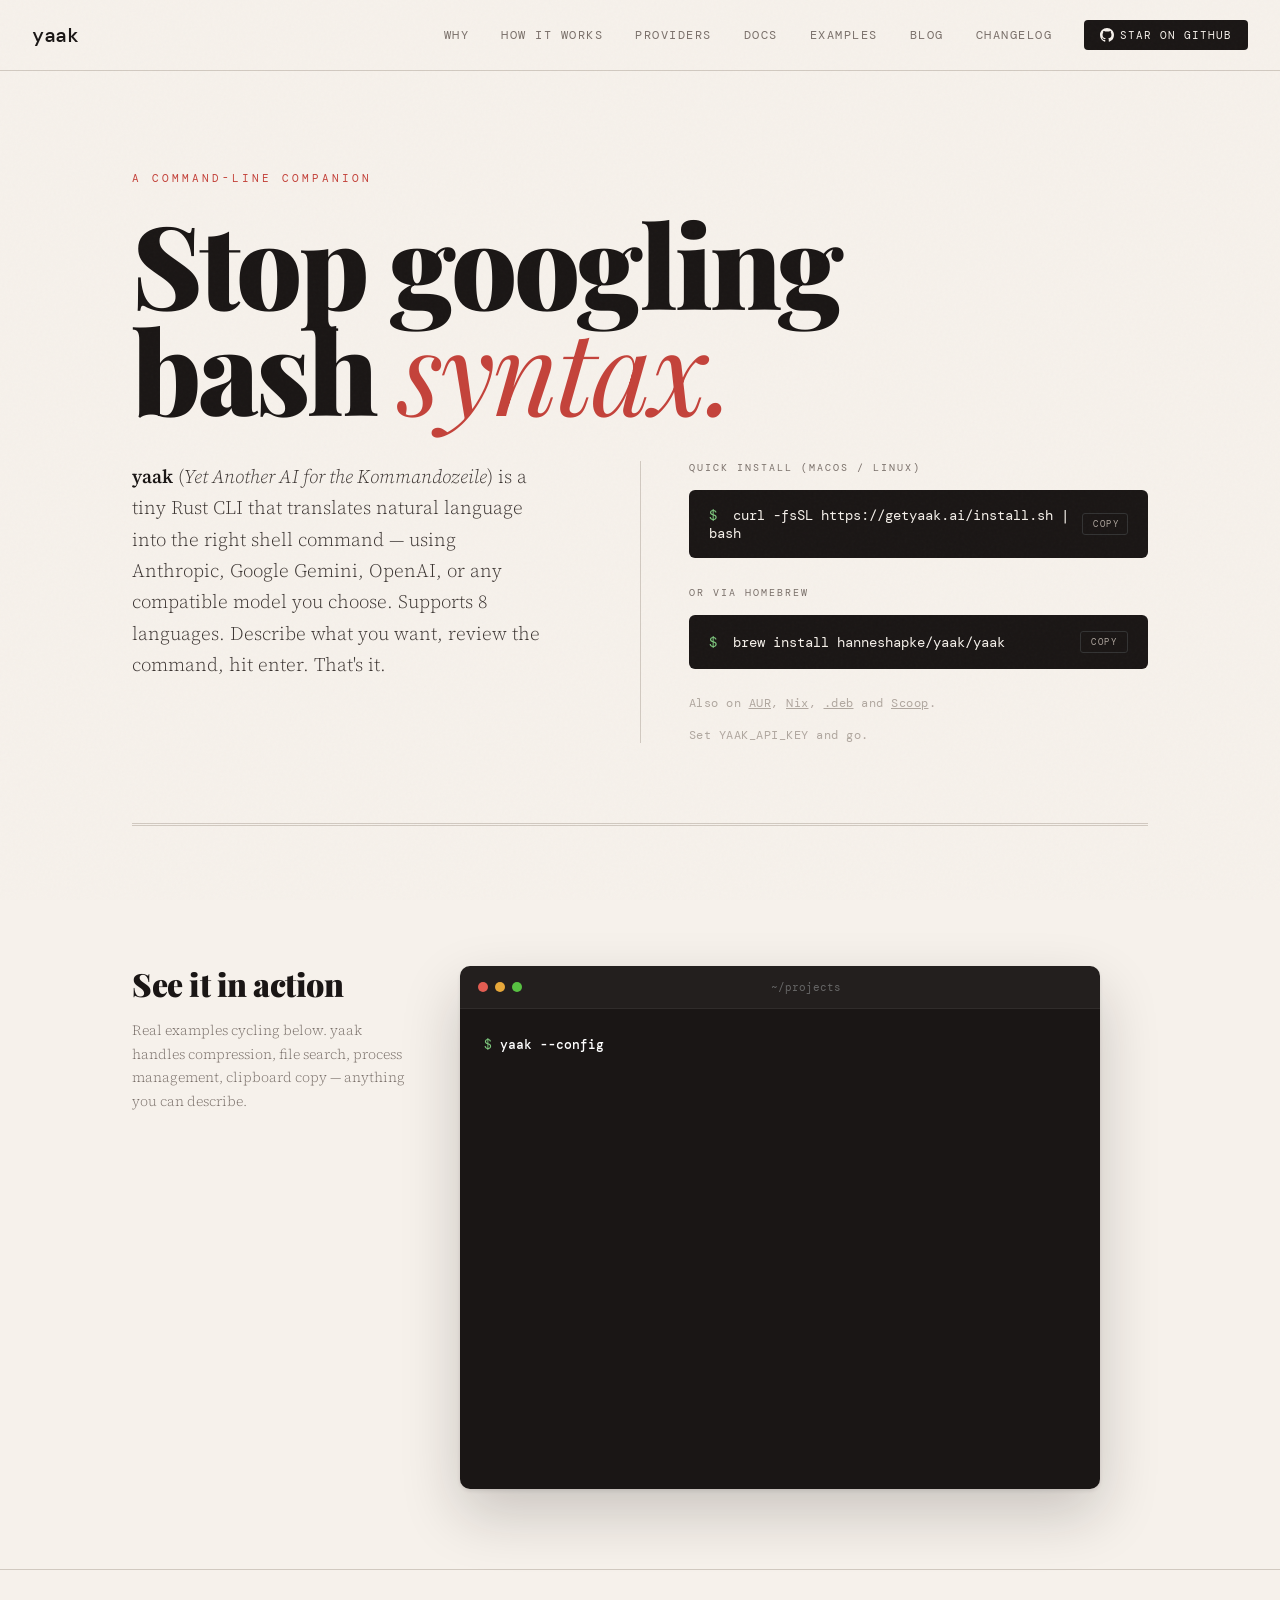
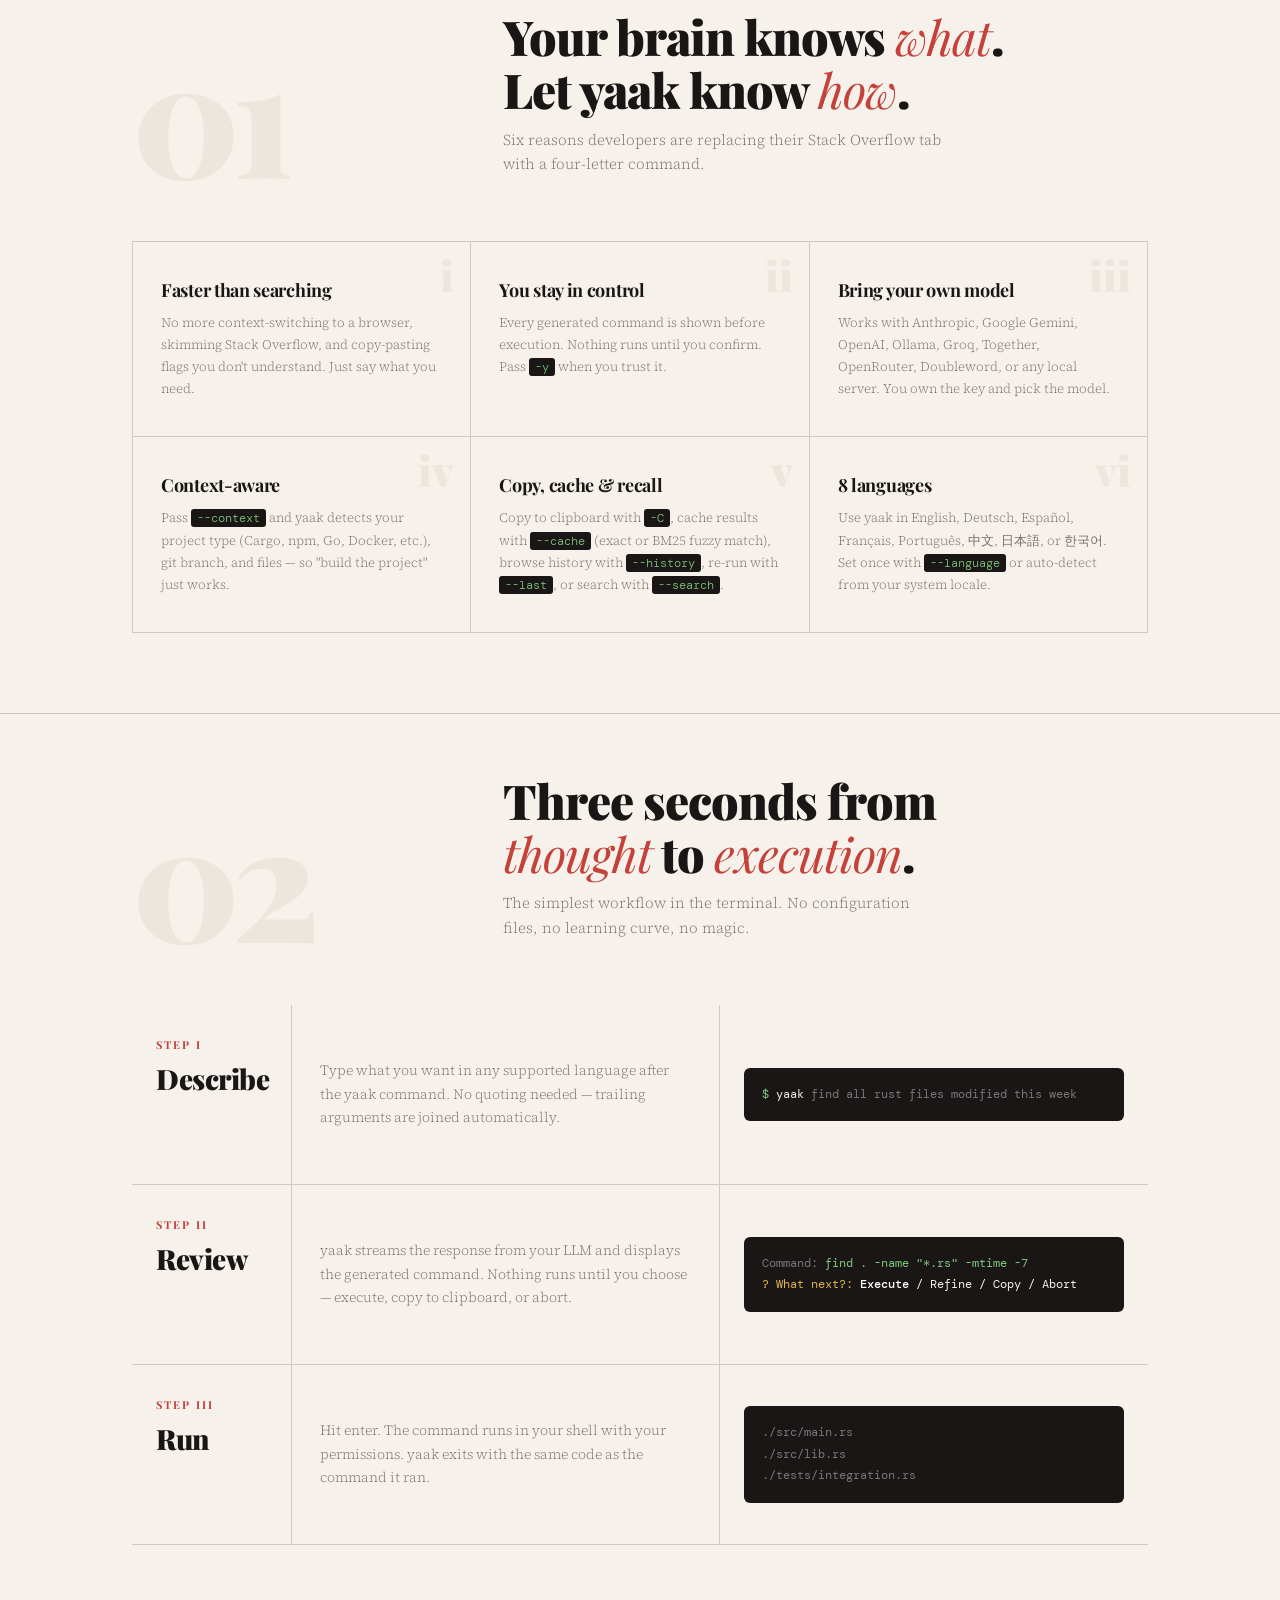
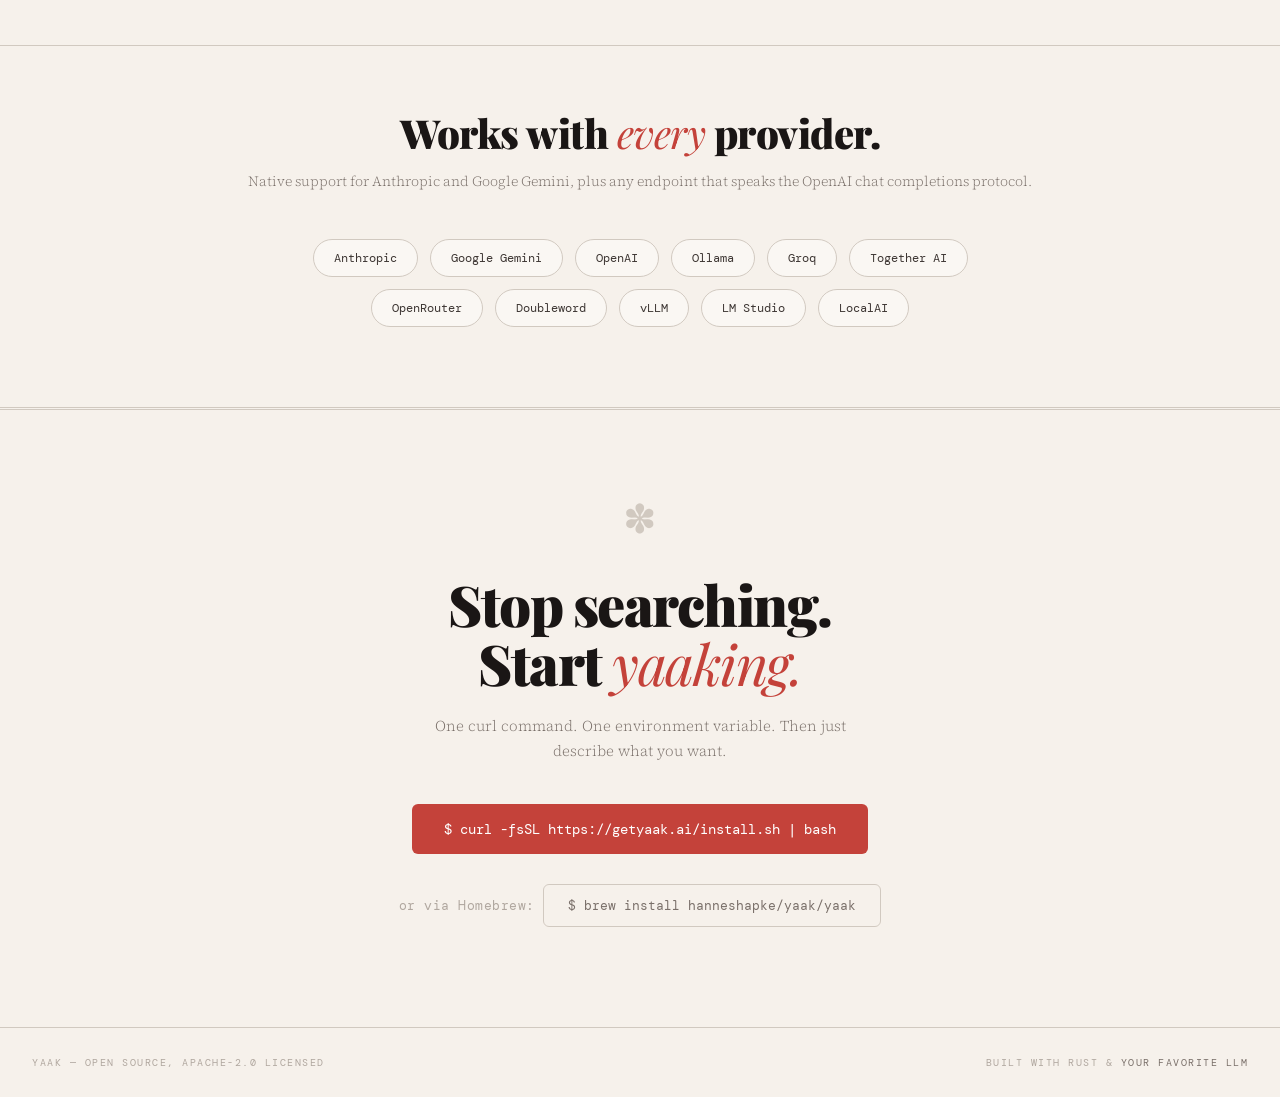
<file: landing/index.html>
<!DOCTYPE html>
<html lang="en">
<head>
<meta charset="UTF-8">
<meta name="viewport" content="width=device-width, initial-scale=1.0">
<title>yaak — think it, run it</title>
<link href="https://fonts.googleapis.com/css2?family=Playfair+Display:ital,wght@0,400;0,700;0,900;1,400;1,700&family=DM+Mono:wght@300;400;500&family=Source+Serif+4:ital,opsz,wght@0,8..60,300;0,8..60,400;0,8..60,600;1,8..60,300;1,8..60,400&display=swap" rel="stylesheet">
<link rel="stylesheet" href="style.css">
<style>
  /* ============ HERO ============ */
  .hero {
    padding: 100px 32px 80px;
    position: relative;
  }

  .hero-kicker {
    font-family: 'DM Mono', monospace;
    font-size: 11px;
    text-transform: uppercase;
    letter-spacing: 3px;
    color: var(--red);
    margin-bottom: 24px;
    animation: fadeIn 0.6s ease both;
  }

  .hero-headline {
    font-family: 'Playfair Display', serif;
    font-weight: 900;
    font-size: clamp(52px, 9vw, 120px);
    line-height: 0.92;
    letter-spacing: -3px;
    max-width: 900px;
    margin-bottom: 40px;
    animation: fadeIn 0.6s ease 0.1s both;
  }

  .hero-headline em {
    font-style: italic;
    font-weight: 400;
    color: var(--red);
  }

  .hero-row {
    display: grid;
    grid-template-columns: 1fr 1px 1fr;
    gap: 48px;
    align-items: start;
    animation: fadeIn 0.6s ease 0.2s both;
  }

  .hero-divider {
    width: 1px;
    height: 100%;
    min-height: 120px;
    background: var(--rule);
  }

  .hero-lede {
    font-size: 19px;
    line-height: 1.65;
    color: var(--ink-light);
    font-weight: 300;
    max-width: 420px;
  }

  .hero-lede strong {
    font-weight: 600;
    color: var(--ink);
  }

  .hero-install-area {
    display: flex;
    flex-direction: column;
    gap: 16px;
  }

  .install-label {
    font-family: 'DM Mono', monospace;
    font-size: 10px;
    text-transform: uppercase;
    letter-spacing: 2px;
    color: var(--ink-dim);
  }

  .install-cmd {
    font-family: 'DM Mono', monospace;
    font-size: 14px;
    background: var(--code-bg);
    color: var(--code-fg);
    padding: 16px 20px;
    border-radius: 6px;
    display: flex;
    align-items: center;
    justify-content: space-between;
    cursor: pointer;
    transition: transform 0.15s;
    gap: 12px;
  }
  .install-cmd:hover { transform: translateY(-1px); }
  .install-cmd .prompt { color: var(--code-green); margin-right: 8px; }
  .install-cmd .copy-btn {
    font-family: 'DM Mono', monospace;
    font-size: 9px;
    text-transform: uppercase;
    letter-spacing: 1.5px;
    color: var(--ink-faint);
    background: none;
    border: 1px solid #333;
    padding: 4px 10px;
    border-radius: 3px;
    cursor: pointer;
    transition: all 0.2s;
    white-space: nowrap;
  }
  .install-cmd .copy-btn:hover { border-color: var(--code-green); color: var(--code-green); }

  .hero-rule {
    border: none;
    border-top: 3px double var(--rule);
    margin-top: 80px;
  }

  /* ============ TERMINAL DEMO ============ */
  .demo-section {
    padding: 60px 32px 80px;
  }

  .demo-columns {
    display: grid;
    grid-template-columns: 280px 1fr;
    gap: 48px;
    align-items: start;
  }

  .demo-aside {
    position: sticky;
    top: 100px;
  }

  .demo-aside h2 {
    font-family: 'Playfair Display', serif;
    font-size: 32px;
    font-weight: 900;
    line-height: 1.15;
    letter-spacing: -0.5px;
    margin-bottom: 16px;
  }

  .demo-aside p {
    font-size: 14px;
    line-height: 1.7;
    color: var(--ink-dim);
    font-weight: 300;
  }

  .terminal {
    background: var(--code-bg);
    border-radius: 10px;
    overflow: hidden;
    width: 640px;
    max-width: 100%;
    box-shadow:
      0 25px 60px rgba(26, 22, 21, 0.2),
      0 2px 4px rgba(26, 22, 21, 0.1);
  }

  .terminal-bar {
    display: flex;
    align-items: center;
    gap: 7px;
    padding: 14px 18px;
    background: rgba(255,255,255,0.04);
    border-bottom: 1px solid rgba(255,255,255,0.06);
  }
  .terminal-dot { width: 10px; height: 10px; border-radius: 50%; }
  .terminal-dot:nth-child(1) { background: #e25d52; }
  .terminal-dot:nth-child(2) { background: #e6a73a; }
  .terminal-dot:nth-child(3) { background: #58c142; }
  .terminal-title {
    flex: 1;
    text-align: center;
    font-family: 'DM Mono', monospace;
    font-size: 11px;
    color: #666;
  }

  .terminal-body {
    padding: 24px;
    font-family: 'DM Mono', monospace;
    font-size: 13px;
    line-height: 1.9;
    height: 480px;
    overflow-y: auto;
    color: var(--code-fg);
  }

  .t-green { color: var(--code-green); }
  .t-amber { color: var(--code-amber); }
  .t-dim { color: #777; }
  .t-bold { font-weight: 500; color: #fff; }
  .t-red { color: var(--red-light); }
  .t-cyan { color: #6ec2d6; }

  .terminal-line {
    opacity: 0;
    animation: lineIn 0.35s ease forwards;
  }

  @keyframes lineIn {
    from { opacity: 0; transform: translateY(3px); }
    to { opacity: 1; transform: translateY(0); }
  }

  .cursor-blink {
    display: inline-block;
    width: 7px; height: 15px;
    background: var(--code-green);
    vertical-align: middle;
    animation: blink 1s step-end infinite;
  }
  @keyframes blink { 50% { opacity: 0; } }

  /* ============ WHY ============ */
  .why-section {
    padding: 40px 32px 80px;
    border-top: 1px solid var(--rule);
  }

  .section-header {
    display: grid;
    grid-template-columns: 1fr 2fr;
    gap: 48px;
    margin-bottom: 64px;
    align-items: end;
  }

  .section-number {
    font-family: 'Playfair Display', serif;
    font-size: 160px;
    font-weight: 900;
    line-height: 0.8;
    color: var(--paper-dark);
    letter-spacing: -8px;
    user-select: none;
  }

  .section-header-text h2 {
    font-family: 'Playfair Display', serif;
    font-size: clamp(32px, 4.5vw, 48px);
    font-weight: 900;
    line-height: 1.1;
    letter-spacing: -1px;
    margin-bottom: 12px;
  }
  .section-header-text h2 em {
    font-style: italic;
    font-weight: 400;
    color: var(--red);
  }

  .section-header-text p {
    font-size: 15px;
    line-height: 1.65;
    color: var(--ink-dim);
    font-weight: 300;
    max-width: 440px;
  }

  .why-grid {
    display: grid;
    grid-template-columns: repeat(3, 1fr);
    border-top: 1px solid var(--rule);
    border-left: 1px solid var(--rule);
  }

  .why-cell {
    padding: 36px 28px;
    border-right: 1px solid var(--rule);
    border-bottom: 1px solid var(--rule);
    transition: background 0.3s;
    position: relative;
  }
  .why-cell:hover {
    background: var(--cream);
  }

  .why-cell .cell-number {
    font-family: 'Playfair Display', serif;
    font-size: 42px;
    font-weight: 900;
    color: var(--paper-dark);
    position: absolute;
    top: 12px;
    right: 16px;
    line-height: 1;
  }

  .why-cell h3 {
    font-family: 'Playfair Display', serif;
    font-size: 18px;
    font-weight: 700;
    margin-bottom: 10px;
    letter-spacing: -0.3px;
  }

  .why-cell p {
    font-size: 13px;
    line-height: 1.7;
    color: var(--ink-dim);
    font-weight: 300;
  }

  .why-cell code {
    font-family: 'DM Mono', monospace;
    font-size: 12px;
    background: var(--code-bg);
    color: var(--code-green);
    padding: 1px 6px;
    border-radius: 3px;
  }

  /* ============ HOW IT WORKS ============ */
  .how-section {
    padding: 60px 32px 100px;
    border-top: 1px solid var(--rule);
  }

  .steps {
    display: flex;
    flex-direction: column;
    gap: 0;
  }

  .step {
    display: grid;
    grid-template-columns: 160px 1fr 1fr;
    gap: 0;
    border-bottom: 1px solid var(--rule);
    min-height: 180px;
  }

  .step-label {
    padding: 32px 24px;
    border-right: 1px solid var(--rule);
    display: flex;
    flex-direction: column;
    gap: 8px;
  }

  .step-num {
    font-family: 'Playfair Display', serif;
    font-size: 11px;
    font-weight: 700;
    text-transform: uppercase;
    letter-spacing: 2px;
    color: var(--red);
  }

  .step-name {
    font-family: 'Playfair Display', serif;
    font-size: 28px;
    font-weight: 900;
    letter-spacing: -0.5px;
  }

  .step-desc {
    padding: 32px 28px;
    border-right: 1px solid var(--rule);
    font-size: 14px;
    line-height: 1.7;
    color: var(--ink-dim);
    font-weight: 300;
    display: flex;
    align-items: center;
  }

  .step-code-area {
    padding: 24px;
    display: flex;
    align-items: center;
  }

  .step-code {
    width: 100%;
    font-family: 'DM Mono', monospace;
    font-size: 12px;
    background: var(--code-bg);
    color: var(--code-fg);
    padding: 16px 18px;
    border-radius: 6px;
    line-height: 1.8;
    overflow-x: auto;
  }

  /* ============ PROVIDERS ============ */
  .providers-section {
    padding: 60px 32px 80px;
    border-top: 1px solid var(--rule);
    text-align: center;
  }

  .providers-title {
    font-family: 'Playfair Display', serif;
    font-size: clamp(28px, 4vw, 40px);
    font-weight: 900;
    letter-spacing: -0.5px;
    margin-bottom: 12px;
  }
  .providers-title em { font-style: italic; font-weight: 400; color: var(--red); }

  .providers-sub {
    font-size: 14px;
    color: var(--ink-dim);
    font-weight: 300;
    margin-bottom: 48px;
  }

  .provider-row {
    display: flex;
    flex-wrap: wrap;
    gap: 12px;
    justify-content: center;
    max-width: 700px;
    margin: 0 auto;
  }

  .provider-tag {
    font-family: 'DM Mono', monospace;
    font-size: 12px;
    padding: 10px 20px;
    border: 1px solid var(--rule);
    border-radius: 100px;
    color: var(--ink-light);
    transition: all 0.25s;
    cursor: default;
    background: var(--cream);
  }
  .provider-tag:hover {
    border-color: var(--red);
    color: var(--red);
    background: white;
  }

  /* ============ CTA ============ */
  .cta-section {
    padding: 80px 32px 100px;
    border-top: 3px double var(--rule);
    text-align: center;
  }

  .cta-ornament {
    font-family: 'Playfair Display', serif;
    font-size: 40px;
    color: var(--rule);
    margin-bottom: 32px;
    user-select: none;
  }

  .cta-headline {
    font-family: 'Playfair Display', serif;
    font-size: clamp(36px, 5vw, 56px);
    font-weight: 900;
    line-height: 1.05;
    letter-spacing: -1.5px;
    margin-bottom: 20px;
  }
  .cta-headline em { font-style: italic; font-weight: 400; color: var(--red); }

  .cta-body {
    font-size: 15px;
    line-height: 1.7;
    color: var(--ink-dim);
    font-weight: 300;
    max-width: 420px;
    margin: 0 auto 40px;
  }

  .cta-button {
    display: inline-flex;
    align-items: center;
    gap: 10px;
    font-family: 'DM Mono', monospace;
    font-size: 14px;
    background: var(--red);
    color: white;
    border: none;
    padding: 16px 32px;
    border-radius: 6px;
    cursor: pointer;
    transition: all 0.2s;
    text-decoration: none;
  }
  .cta-button:hover {
    background: var(--ink);
    transform: translateY(-1px);
    box-shadow: 0 8px 24px rgba(26, 22, 21, 0.15);
  }

  .cta-alt {
    margin-top: 20px;
    font-size: 13px;
    color: var(--ink-faint);
    font-family: 'DM Mono', monospace;
    letter-spacing: 0.5px;
  }

  .cta-button--secondary {
    display: inline-flex;
    margin-top: 10px;
    background: transparent;
    color: var(--ink-dim);
    border: 1px solid var(--rule);
    font-size: 13px;
    padding: 12px 24px;
  }
  .cta-button--secondary:hover {
    background: var(--ink);
    color: white;
    border-color: var(--ink);
  }

  .reveal {
    opacity: 0;
    transform: translateY(20px);
    transition: opacity 0.6s ease, transform 0.6s ease;
  }
  .reveal.visible { opacity: 1; transform: translateY(0); }

  /* ============ RESPONSIVE ============ */
  @media (max-width: 768px) {
    .hero { padding: 60px 16px 60px; }
    .container { padding: 0 16px; }
    .hero-row { grid-template-columns: 1fr; gap: 32px; }
    .hero-divider { display: none; }
    .install-cmd { font-size: 11px; padding: 12px 14px; overflow-x: auto; white-space: nowrap; }
    .demo-section { padding: 40px 16px 60px; }
    .demo-columns { grid-template-columns: 1fr; }
    .demo-aside { position: static; }
    .terminal { width: 100%; min-width: 0; }
    .terminal-body { padding: 16px; font-size: 11px; height: 360px; overflow-x: auto; word-break: break-all; }
    .terminal-line { white-space: pre-wrap; word-break: break-all; }
    .section-header { grid-template-columns: 1fr; gap: 16px; }
    .section-number { font-size: 80px; letter-spacing: -4px; }
    .why-section { padding: 40px 16px 60px; }
    .why-grid { grid-template-columns: 1fr; }
    .how-section { padding: 40px 16px 60px; }
    .step { grid-template-columns: 1fr; }
    .step-label { border-right: none; border-bottom: 1px solid var(--rule); padding: 20px 16px; }
    .step-desc { border-right: none; padding: 20px 16px; }
    .step-code-area { padding: 0 16px 20px; }
    .step-code { font-size: 11px; overflow-x: auto; }
    .providers-section { padding: 40px 16px 60px; }
    .provider-tag { font-size: 11px; padding: 8px 14px; }
    .cta-section { padding: 60px 16px 80px; }
  }
</style>
</head>
<body>

<!-- NAV -->
<nav>
  <a href="#" class="nav-brand">yaak</a>
  <button class="hamburger" id="hamburger" aria-label="Open menu" aria-expanded="false">
    <span></span><span></span><span></span>
  </button>
  <div class="nav-right">
    <a href="#why">Why</a>
    <a href="#how">How it works</a>
    <a href="#providers">Providers</a>
    <a href="docs.html">Docs</a>
    <a href="examples.html">Examples</a>
    <a href="blog.html">Blog</a>
    <a href="changelog.html">Changelog</a>
    <a href="https://github.com/hanneshapke/yaak" class="nav-gh">
      <svg width="14" height="14" fill="currentColor" viewBox="0 0 16 16"><path d="M8 0C3.58 0 0 3.58 0 8c0 3.54 2.29 6.53 5.47 7.59.4.07.55-.17.55-.38 0-.19-.01-.82-.01-1.49-2.01.37-2.53-.49-2.69-.94-.09-.23-.48-.94-.82-1.13-.28-.15-.68-.52-.01-.53.63-.01 1.08.58 1.23.82.72 1.21 1.87.87 2.33.66.07-.52.28-.87.51-1.07-1.78-.2-3.64-.89-3.64-3.95 0-.87.31-1.59.82-2.15-.08-.2-.36-1.02.08-2.12 0 0 .67-.21 2.2.82.64-.18 1.32-.27 2-.27.68 0 1.36.09 2 .27 1.53-1.04 2.2-.82 2.2-.82.44 1.1.16 1.92.08 2.12.51.56.82 1.27.82 2.15 0 3.07-1.87 3.75-3.65 3.95.29.25.54.73.54 1.48 0 1.07-.01 1.93-.01 2.2 0 .21.15.46.55.38A8.01 8.01 0 0016 8c0-4.42-3.58-8-8-8z"/></svg>
      Star on GitHub
    </a>
  </div>
</nav>

<!-- MOBILE MENU OVERLAY -->
<div class="mobile-menu" id="mobileMenu">
  <a href="#why" class="mobile-menu-link">Why</a>
  <a href="#how" class="mobile-menu-link">How it works</a>
  <a href="#providers" class="mobile-menu-link">Providers</a>
  <a href="docs.html" class="mobile-menu-link">Docs</a>
  <a href="examples.html" class="mobile-menu-link">Examples</a>
  <a href="blog.html" class="mobile-menu-link">Blog</a>
  <a href="changelog.html" class="mobile-menu-link">Changelog</a>
  <a href="https://github.com/hanneshapke/yaak" class="mobile-menu-link nav-gh">
    <svg width="14" height="14" fill="currentColor" viewBox="0 0 16 16"><path d="M8 0C3.58 0 0 3.58 0 8c0 3.54 2.29 6.53 5.47 7.59.4.07.55-.17.55-.38 0-.19-.01-.82-.01-1.49-2.01.37-2.53-.49-2.69-.94-.09-.23-.48-.94-.82-1.13-.28-.15-.68-.52-.01-.53.63-.01 1.08.58 1.23.82.72 1.21 1.87.87 2.33.66.07-.52.28-.87.51-1.07-1.78-.2-3.64-.89-3.64-3.95 0-.87.31-1.59.82-2.15-.08-.2-.36-1.02.08-2.12 0 0 .67-.21 2.2.82.64-.18 1.32-.27 2-.27.68 0 1.36.09 2 .27 1.53-1.04 2.2-.82 2.2-.82.44 1.1.16 1.92.08 2.12.51.56.82 1.27.82 2.15 0 3.07-1.87 3.75-3.65 3.95.29.25.54.73.54 1.48 0 1.07-.01 1.93-.01 2.2 0 .21.15.46.55.38A8.01 8.01 0 0016 8c0-4.42-3.58-8-8-8z"/></svg>
    Star on GitHub
  </a>
</div>

<!-- HERO -->
<section class="hero">
  <div class="container">
    <div class="hero-kicker">A command-line companion</div>
    <h1 class="hero-headline">
      Stop googling<br>bash <em>syntax.</em>
    </h1>
    <div class="hero-row">
      <div class="hero-lede">
        <strong>yaak</strong> (<em>Yet Another AI for the Kommandozeile</em>) is a tiny Rust CLI that translates natural language
        into the right shell command &mdash; using Anthropic, Google Gemini, OpenAI, or any compatible model you choose.
        Supports 8 languages. Describe what you want, review the command, hit enter. That's it.
      </div>
      <div class="hero-divider"></div>
      <div class="hero-install-area">
        <div class="install-label">Quick install (macOS / Linux)</div>
        <div class="install-cmd" onclick="copyCmd(this, 'curl -fsSL https://getyaak.ai/install.sh | bash')">
          <span><span class="prompt">$</span> curl -fsSL https://getyaak.ai/install.sh | bash</span>
          <button class="copy-btn">Copy</button>
        </div>
        <div class="install-label" style="margin-top: 12px;">Or via Homebrew</div>
        <div class="install-cmd" onclick="copyCmd(this, 'brew install hanneshapke/yaak/yaak')">
          <span><span class="prompt">$</span> brew install hanneshapke/yaak/yaak</span>
          <button class="copy-btn">Copy</button>
        </div>
        <div style="font-size:12px; color:var(--ink-faint); font-family:'DM Mono',monospace; letter-spacing:0.5px; margin-top: 10px;">
          Also on <a href="docs.html#install" style="color:var(--ink-faint); text-decoration: underline;">AUR</a>,
          <a href="docs.html#install" style="color:var(--ink-faint); text-decoration: underline;">Nix</a>,
          <a href="docs.html#install" style="color:var(--ink-faint); text-decoration: underline;">.deb</a> and
          <a href="docs.html#install" style="color:var(--ink-faint); text-decoration: underline;">Scoop</a>.
        </div>
        <div style="font-size:12px; color:var(--ink-faint); font-family:'DM Mono',monospace; letter-spacing:0.5px;">
          Set YAAK_API_KEY and go.
        </div>
      </div>
    </div>
    <hr class="hero-rule">
  </div>
</section>

<!-- DEMO -->
<section class="demo-section">
  <div class="container">
    <div class="demo-columns">
      <div class="demo-aside reveal">
        <h2>See it in action</h2>
        <p>Real examples cycling below. yaak handles compression, file search, process management, clipboard copy — anything you can describe.</p>
      </div>
      <div class="terminal reveal" id="terminal-demo">
        <div class="terminal-bar">
          <div class="terminal-dot"></div>
          <div class="terminal-dot"></div>
          <div class="terminal-dot"></div>
          <span class="terminal-title">~/projects</span>
        </div>
        <div class="terminal-body" id="terminal-body"></div>
      </div>
    </div>
  </div>
</section>

<!-- WHY -->
<section class="why-section" id="why">
  <div class="container">
    <div class="section-header reveal">
      <div class="section-number">01</div>
      <div class="section-header-text">
        <h2>Your brain knows <em>what</em>.<br>Let yaak know <em>how</em>.</h2>
        <p>Six reasons developers are replacing their Stack Overflow tab with a four-letter command.</p>
      </div>
    </div>
    <div class="why-grid reveal">
      <div class="why-cell">
        <span class="cell-number">i</span>
        <h3>Faster than searching</h3>
        <p>No more context-switching to a browser, skimming Stack Overflow, and copy-pasting flags you don't understand. Just say what you need.</p>
      </div>
      <div class="why-cell">
        <span class="cell-number">ii</span>
        <h3>You stay in control</h3>
        <p>Every generated command is shown before execution. Nothing runs until you confirm. Pass <code>-y</code> when you trust it.</p>
      </div>
      <div class="why-cell">
        <span class="cell-number">iii</span>
        <h3>Bring your own model</h3>
        <p>Works with Anthropic, Google Gemini, OpenAI, Ollama, Groq, Together, OpenRouter, Doubleword, or any local server. You own the key and pick the model.</p>
      </div>
      <div class="why-cell">
        <span class="cell-number">iv</span>
        <h3>Context-aware</h3>
        <p>Pass <code>--context</code> and yaak detects your project type (Cargo, npm, Go, Docker, etc.), git branch, and files — so "build the project" just works.</p>
      </div>
      <div class="why-cell">
        <span class="cell-number">v</span>
        <h3>Copy, cache &amp; recall</h3>
        <p>Copy to clipboard with <code>-C</code>, cache results with <code>--cache</code> (exact or BM25 fuzzy match), browse history with <code>--history</code>, re-run with <code>--last</code>, or search with <code>--search</code>.</p>
      </div>
      <div class="why-cell">
        <span class="cell-number">vi</span>
        <h3>8 languages</h3>
        <p>Use yaak in English, Deutsch, Espa&ntilde;ol, Fran&ccedil;ais, Portugu&ecirc;s, &#20013;&#25991;, &#26085;&#26412;&#35486;, or &#54620;&#44397;&#50612;. Set once with <code>--language</code> or auto-detect from your system locale.</p>
      </div>
    </div>
  </div>
</section>

<!-- HOW IT WORKS -->
<section class="how-section" id="how">
  <div class="container">
    <div class="section-header reveal">
      <div class="section-number">02</div>
      <div class="section-header-text">
        <h2>Three seconds from<br><em>thought</em> to <em>execution</em>.</h2>
        <p>The simplest workflow in the terminal. No configuration files, no learning curve, no magic.</p>
      </div>
    </div>
    <div class="steps reveal">
      <div class="step">
        <div class="step-label">
          <div class="step-num">Step I</div>
          <div class="step-name">Describe</div>
        </div>
        <div class="step-desc">
          Type what you want in any supported language after the yaak command. No quoting needed &mdash; trailing arguments are joined automatically.
        </div>
        <div class="step-code-area">
          <div class="step-code">
            <span class="t-green">$</span> yaak <span class="t-dim">find all rust files modified this week</span>
          </div>
        </div>
      </div>
      <div class="step">
        <div class="step-label">
          <div class="step-num">Step II</div>
          <div class="step-name">Review</div>
        </div>
        <div class="step-desc">
          yaak streams the response from your LLM and displays the generated command. Nothing runs until you choose — execute, copy to clipboard, or abort.
        </div>
        <div class="step-code-area">
          <div class="step-code">
            <span class="t-dim">  Command:</span> <span class="t-green">find . -name "*.rs" -mtime -7</span><br>
            <span class="t-amber">? What next?:</span> <span class="t-bold">Execute</span> / Refine / Copy / Abort
          </div>
        </div>
      </div>
      <div class="step">
        <div class="step-label">
          <div class="step-num">Step III</div>
          <div class="step-name">Run</div>
        </div>
        <div class="step-desc">
          Hit enter. The command runs in your shell with your permissions. yaak exits with the same code as the command it ran.
        </div>
        <div class="step-code-area">
          <div class="step-code">
            <span class="t-dim">./src/main.rs</span><br>
            <span class="t-dim">./src/lib.rs</span><br>
            <span class="t-dim">./tests/integration.rs</span>
          </div>
        </div>
      </div>
    </div>
  </div>
</section>

<!-- PROVIDERS -->
<section class="providers-section" id="providers">
  <div class="container">
    <div class="reveal">
      <div class="providers-title">Works with <em>every</em> provider.</div>
      <p class="providers-sub">Native support for Anthropic and Google Gemini, plus any endpoint that speaks the OpenAI chat completions protocol.</p>
    </div>
    <div class="provider-row reveal">
      <span class="provider-tag">Anthropic</span>
      <span class="provider-tag">Google Gemini</span>
      <span class="provider-tag">OpenAI</span>
      <span class="provider-tag">Ollama</span>
      <span class="provider-tag">Groq</span>
      <span class="provider-tag">Together AI</span>
      <span class="provider-tag">OpenRouter</span>
      <span class="provider-tag">Doubleword</span>
      <span class="provider-tag">vLLM</span>
      <span class="provider-tag">LM Studio</span>
      <span class="provider-tag">LocalAI</span>
    </div>
  </div>
</section>

<!-- CTA -->
<section class="cta-section">
  <div class="container">
    <div class="reveal">
      <div class="cta-ornament">&#10045;</div>
      <h2 class="cta-headline">Stop searching.<br>Start <em>yaaking.</em></h2>
      <p class="cta-body">One curl command. One environment variable. Then just describe what you want.</p>
      <button class="cta-button" onclick="copyCmd(this, 'curl -fsSL https://getyaak.ai/install.sh | bash')">
        $ curl -fsSL https://getyaak.ai/install.sh | bash
      </button>
      <div class="cta-alt">
        or via Homebrew:
        <button class="cta-button cta-button--secondary" onclick="copyCmd(this, 'brew install hanneshapke/yaak/yaak')">
          $ brew install hanneshapke/yaak/yaak
        </button>
      </div>
    </div>
  </div>
</section>

<!-- FOOTER -->
<footer>
  <span>yaak &mdash; open source, Apache-2.0 licensed</span>
  <span>Built with Rust &amp; <a href="#">your favorite LLM</a></span>
</footer>

<script>
// Hamburger menu toggle
const hamburger = document.getElementById('hamburger');
const mobileMenu = document.getElementById('mobileMenu');

hamburger.addEventListener('click', () => {
  const isOpen = mobileMenu.classList.toggle('open');
  hamburger.classList.toggle('active');
  hamburger.setAttribute('aria-expanded', isOpen);
  document.body.style.overflow = isOpen ? 'hidden' : '';
});

// Close mobile menu when a link is clicked
mobileMenu.querySelectorAll('.mobile-menu-link').forEach(link => {
  link.addEventListener('click', () => {
    mobileMenu.classList.remove('open');
    hamburger.classList.remove('active');
    hamburger.setAttribute('aria-expanded', 'false');
    document.body.style.overflow = '';
  });
});

function copyCmd(el, cmd) {
  navigator.clipboard.writeText(cmd || 'cargo install yaak');
  const btn = el.querySelector('.copy-btn') || el;
  const orig = btn.textContent;
  btn.textContent = 'Copied!';
  setTimeout(() => { btn.textContent = orig; }, 1400);
}

// Terminal animation
const demos = [
  {
    lines: [
      { text: '<span class="t-green">$</span> <span class="t-bold">yaak --config</span>', delay: 800 },
      { text: '<span class="t-bold">yaak configuration wizard</span>', delay: 600 },
      { text: '<span class="t-dim">────────────────────────────────────────</span>', delay: 400 },
      { text: '', delay: 200 },
      { text: '<span class="t-amber">? Select your language:</span>', delay: 600 },
      { text: '  <span class="t-dim">1.</span> English', delay: 150 },
      { text: '  <span class="t-dim">2.</span> Deutsch', delay: 150 },
      { text: '<span class="t-green">❯ 3.</span> <span class="t-bold">Español</span>', delay: 150 },
      { text: '  <span class="t-dim">4.</span> Français &nbsp;<span class="t-dim">5.</span> Português &nbsp;<span class="t-dim">6.</span> 中文 &nbsp;<span class="t-dim">7.</span> 日本語 &nbsp;<span class="t-dim">8.</span> 한국어', delay: 300 },
      { text: '', delay: 600 },
      { text: '<span class="t-amber">? Selecciona tu proveedor de API:</span>', delay: 600 },
      { text: '<span class="t-green">❯ 1.</span> <span class="t-bold">Ollama</span>', delay: 400 },
      { text: '', delay: 600 },
      { text: '<span class="t-amber">? Selecciona un modelo:</span> <span class="t-green">gemma4:e2b</span>', delay: 1000 },
      { text: '', delay: 400 },
      { text: '<span class="t-dim">────────────────────────────────────────</span>', delay: 400 },
      { text: '<span class="t-green">✓</span> <span class="t-bold">Configuración guardada en ~/.config/yaak/config.toml</span>', delay: 800 },
      { text: '', delay: 400 },
      { text: '<span class="t-green">¡Listo! Prueba: yaak listar archivos en el directorio actual</span>', delay: 800 },
    ]
  },
  {
    lines: [
      { text: '<span class="t-green">$</span> <span class="t-bold">yaak</span> <span class="t-dim">compress all png files in this directory</span>', delay: 600 },
      { text: '<span class="t-dim">Thinking...</span>', delay: 1000, replace: true },
      { text: '<span class="t-dim">  Command:</span> <span class="t-green">find . -maxdepth 1 -name "*.png" -exec pngquant --force --ext .png {} \\;</span>', delay: 1800 },
      { text: '<span class="t-amber">? What next?:</span> <span class="t-bold">Execute</span> <span class="t-dim">/ Refine / Copy / Abort</span>', delay: 1200 },
      { text: '<span class="t-dim">  compressed 14 files, saved 2.3 MB</span>', delay: 1000 },
    ]
  },
  {
    lines: [
      { text: '<span class="t-green">$</span> <span class="t-bold">yaak</span> <span class="t-dim">show the 5 largest files in this repo</span>', delay: 600 },
      { text: '<span class="t-dim">Thinking...</span>', delay: 1000, replace: true },
      { text: '<span class="t-dim">  Command:</span> <span class="t-green">find . -type f -exec du -h {} + | sort -rh | head -5</span>', delay: 1800 },
      { text: '<span class="t-amber">? What next?:</span> <span class="t-bold">Execute</span> <span class="t-dim">/ Refine / Copy / Abort</span>', delay: 1200 },
      { text: '<span class="t-dim">  12M  ./assets/demo.mp4</span>', delay: 400 },
      { text: '<span class="t-dim">  4.2M ./target/release/yaak</span>', delay: 300 },
      { text: '<span class="t-dim">  1.1M ./docs/screenshot.png</span>', delay: 300 },
    ]
  },
  {
    lines: [
      { text: '<span class="t-green">$</span> <span class="t-bold">yaak</span> <span class="t-dim">kill whatever is using port 3000</span>', delay: 600 },
      { text: '<span class="t-dim">Thinking...</span>', delay: 1000, replace: true },
      { text: '<span class="t-dim">  Command:</span> <span class="t-green">lsof -ti:3000 | xargs kill -9</span>', delay: 1800 },
      { text: '<span class="t-amber">? What next?:</span> <span class="t-bold">Execute</span> <span class="t-dim">/ Refine / Copy / Abort</span>', delay: 1200 },
      { text: '<span class="t-green">$</span> <span class="cursor-blink"></span>', delay: 800 },
    ]
  },
  {
    lines: [
      { text: '<span class="t-green">$</span> <span class="t-bold">yaak --reverse</span> <span class="t-dim">find . -name "*.log" -mtime +30 -delete</span>', delay: 600 },
      { text: '<span class="t-dim">Explaining...</span>', delay: 1000, replace: true },
      { text: '<span class="t-dim">────────────────────────────────────────────</span>', delay: 800 },
      { text: '  <span class="t-bold">💡 Delete all .log files older than 30 days.</span>', delay: 800 },
      { text: '', delay: 400 },
      { text: '  <span class="t-cyan" style="text-decoration:underline">BREAKDOWN</span>', delay: 600 },
      { text: '    <span class="t-dim">│</span> <span class="t-green">find</span>              <span class="t-dim">→</span> Search for files and directories', delay: 400 },
      { text: '    <span class="t-dim">│</span> <span class="t-green">.</span>                 <span class="t-dim">→</span> Start from current directory', delay: 300 },
      { text: '    <span class="t-dim">│</span> <span class="t-green">-name "*.log"</span>     <span class="t-dim">→</span> Match files ending in .log', delay: 300 },
      { text: '    <span class="t-dim">│</span> <span class="t-green">-mtime +30</span>        <span class="t-dim">→</span> Only those modified 30+ days ago', delay: 300 },
      { text: '    <span class="t-dim">│</span> <span class="t-green">-delete</span>           <span class="t-dim">→</span> Remove each matched file', delay: 300 },
      { text: '', delay: 400 },
      { text: '  <span class="t-amber">⚠  CAUTION:</span> <span class="t-amber">-delete is permanent — no trash, no undo.</span>', delay: 800 },
      { text: '<span class="t-dim">────────────────────────────────────────────</span>', delay: 600 },
    ]
  }
];

let demoIdx = 0;
const sleep = ms => new Promise(r => setTimeout(r, ms));

async function playDemo(demo) {
  const body = document.getElementById('terminal-body');
  body.innerHTML = '';
  let replaceTarget = null;

  for (const step of demo.lines) {
    await sleep(step.delay || 300);
    if (step.replace) {
      // This line will be replaced by the next one
      const placeholder = document.createElement('div');
      placeholder.className = 'terminal-line';
      placeholder.innerHTML = step.text;
      body.appendChild(placeholder);
      replaceTarget = placeholder;
      continue;
    }
    if (replaceTarget) {
      replaceTarget.innerHTML = step.text;
      replaceTarget = null;
      continue;
    }
    const div = document.createElement('div');
    div.className = 'terminal-line';
    div.innerHTML = step.text;
    body.appendChild(div);
  }

  await sleep(2800);
  demoIdx = (demoIdx + 1) % demos.length;
  playDemo(demos[demoIdx]);
}

const tObs = new IntersectionObserver(entries => {
  entries.forEach(e => {
    if (e.isIntersecting) { playDemo(demos[0]); tObs.disconnect(); }
  });
}, { threshold: 0.3 });
tObs.observe(document.getElementById('terminal-demo'));

// Scroll reveal
const rObs = new IntersectionObserver(entries => {
  entries.forEach(e => { if (e.isIntersecting) e.target.classList.add('visible'); });
}, { threshold: 0.08, rootMargin: '0px 0px -30px 0px' });
document.querySelectorAll('.reveal').forEach(el => rObs.observe(el));
</script>

</body>
</html>
</file>
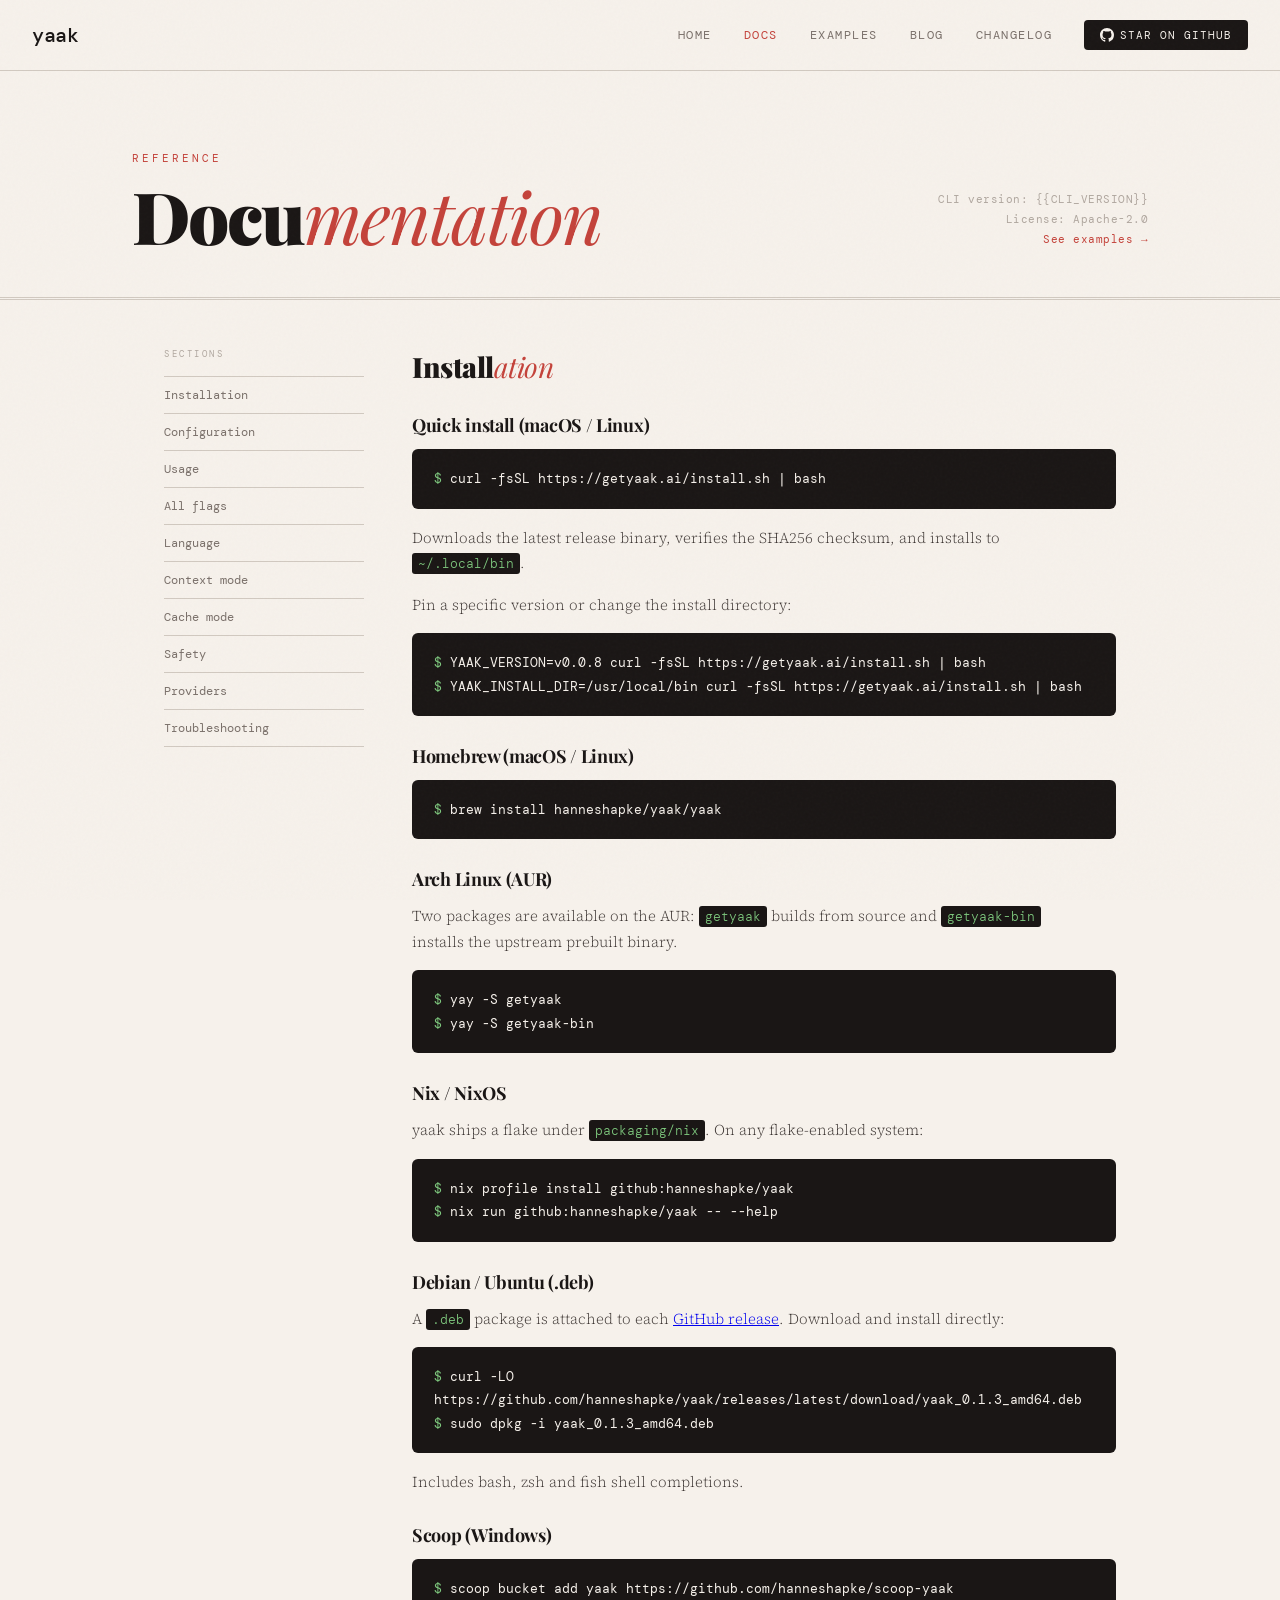
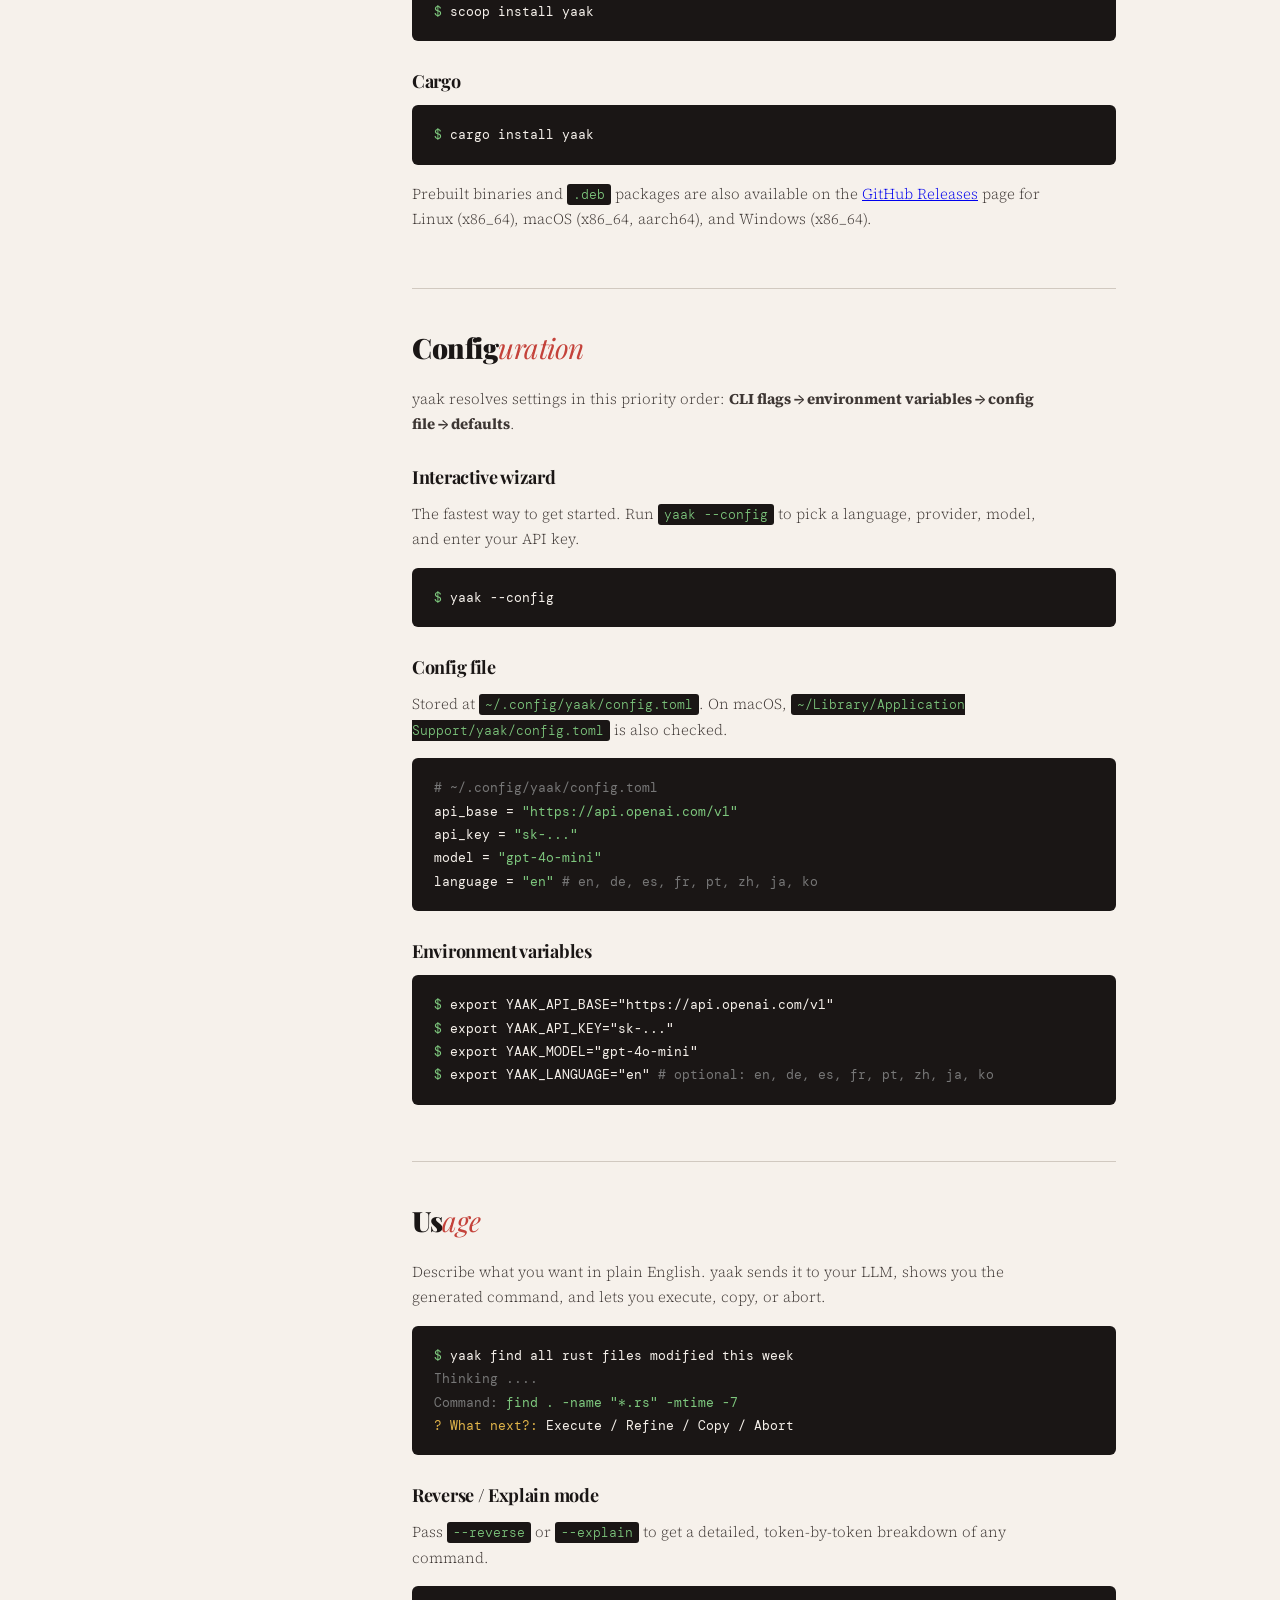
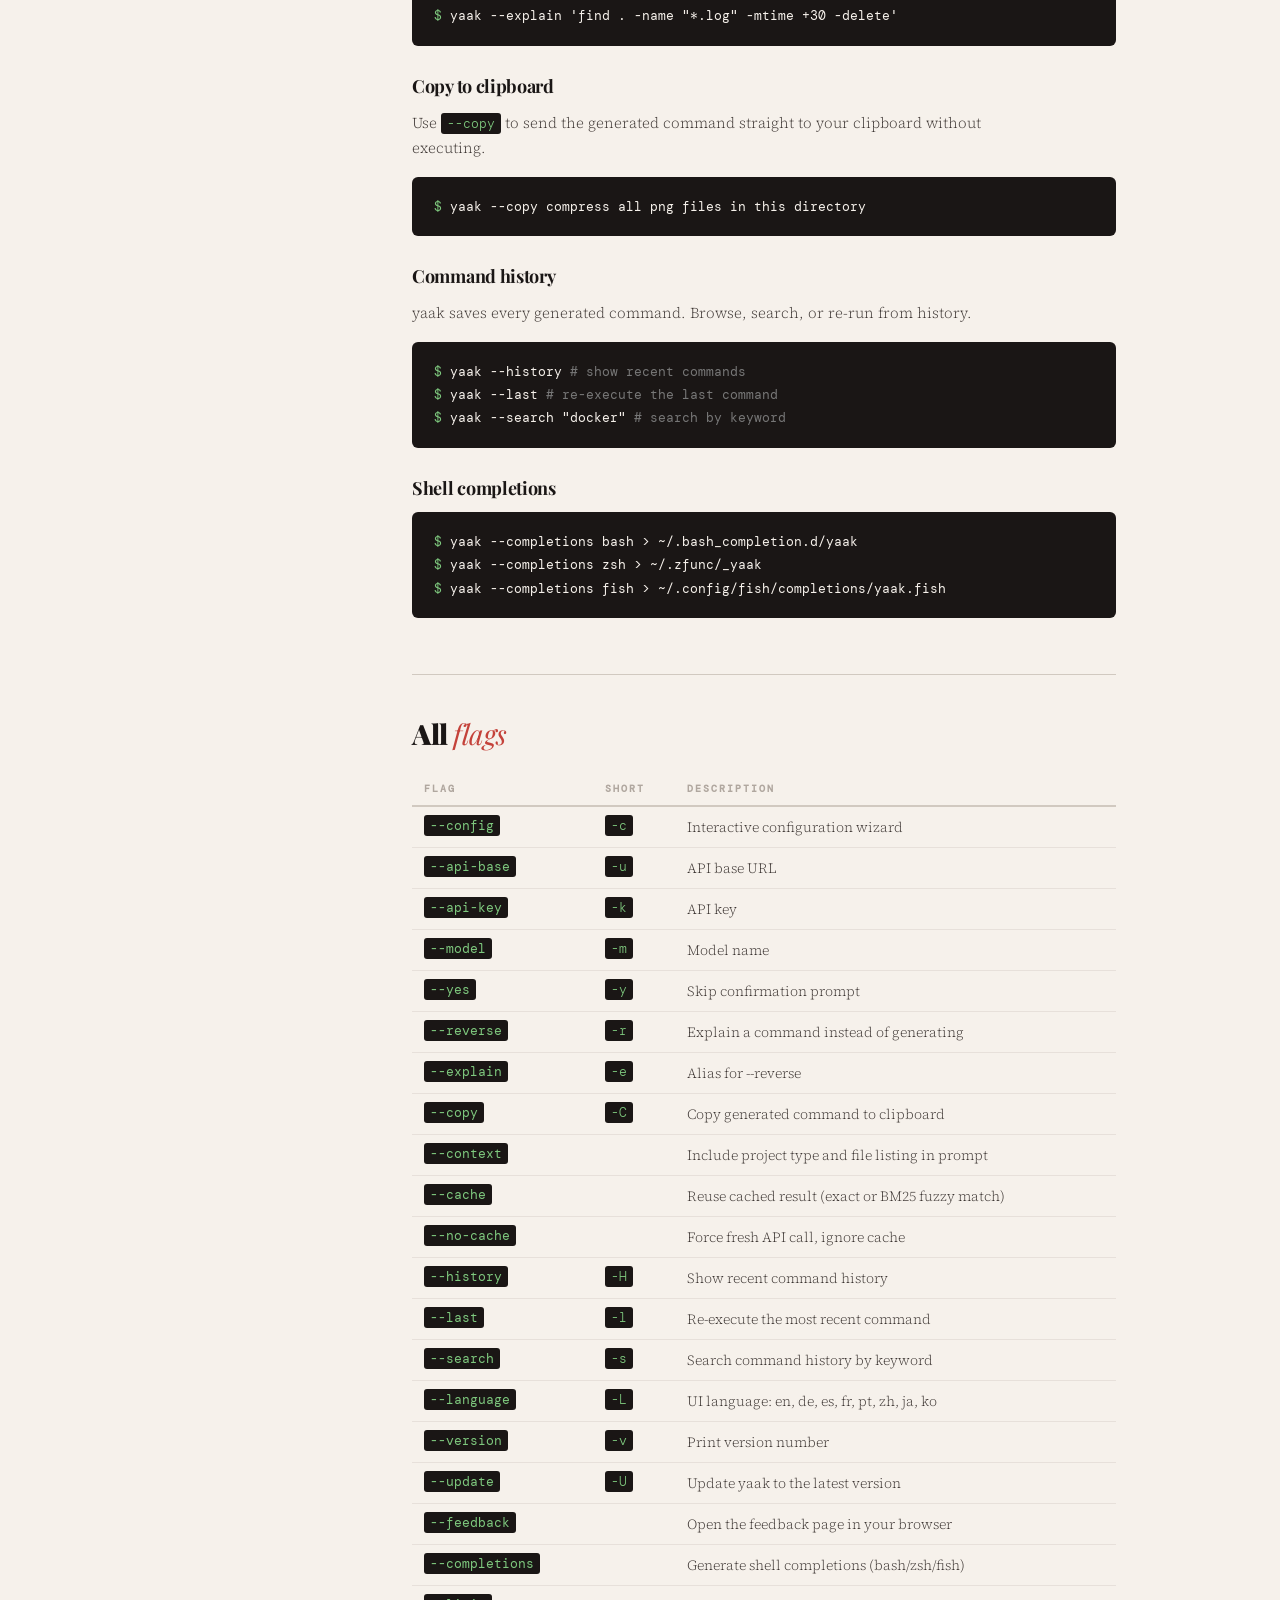
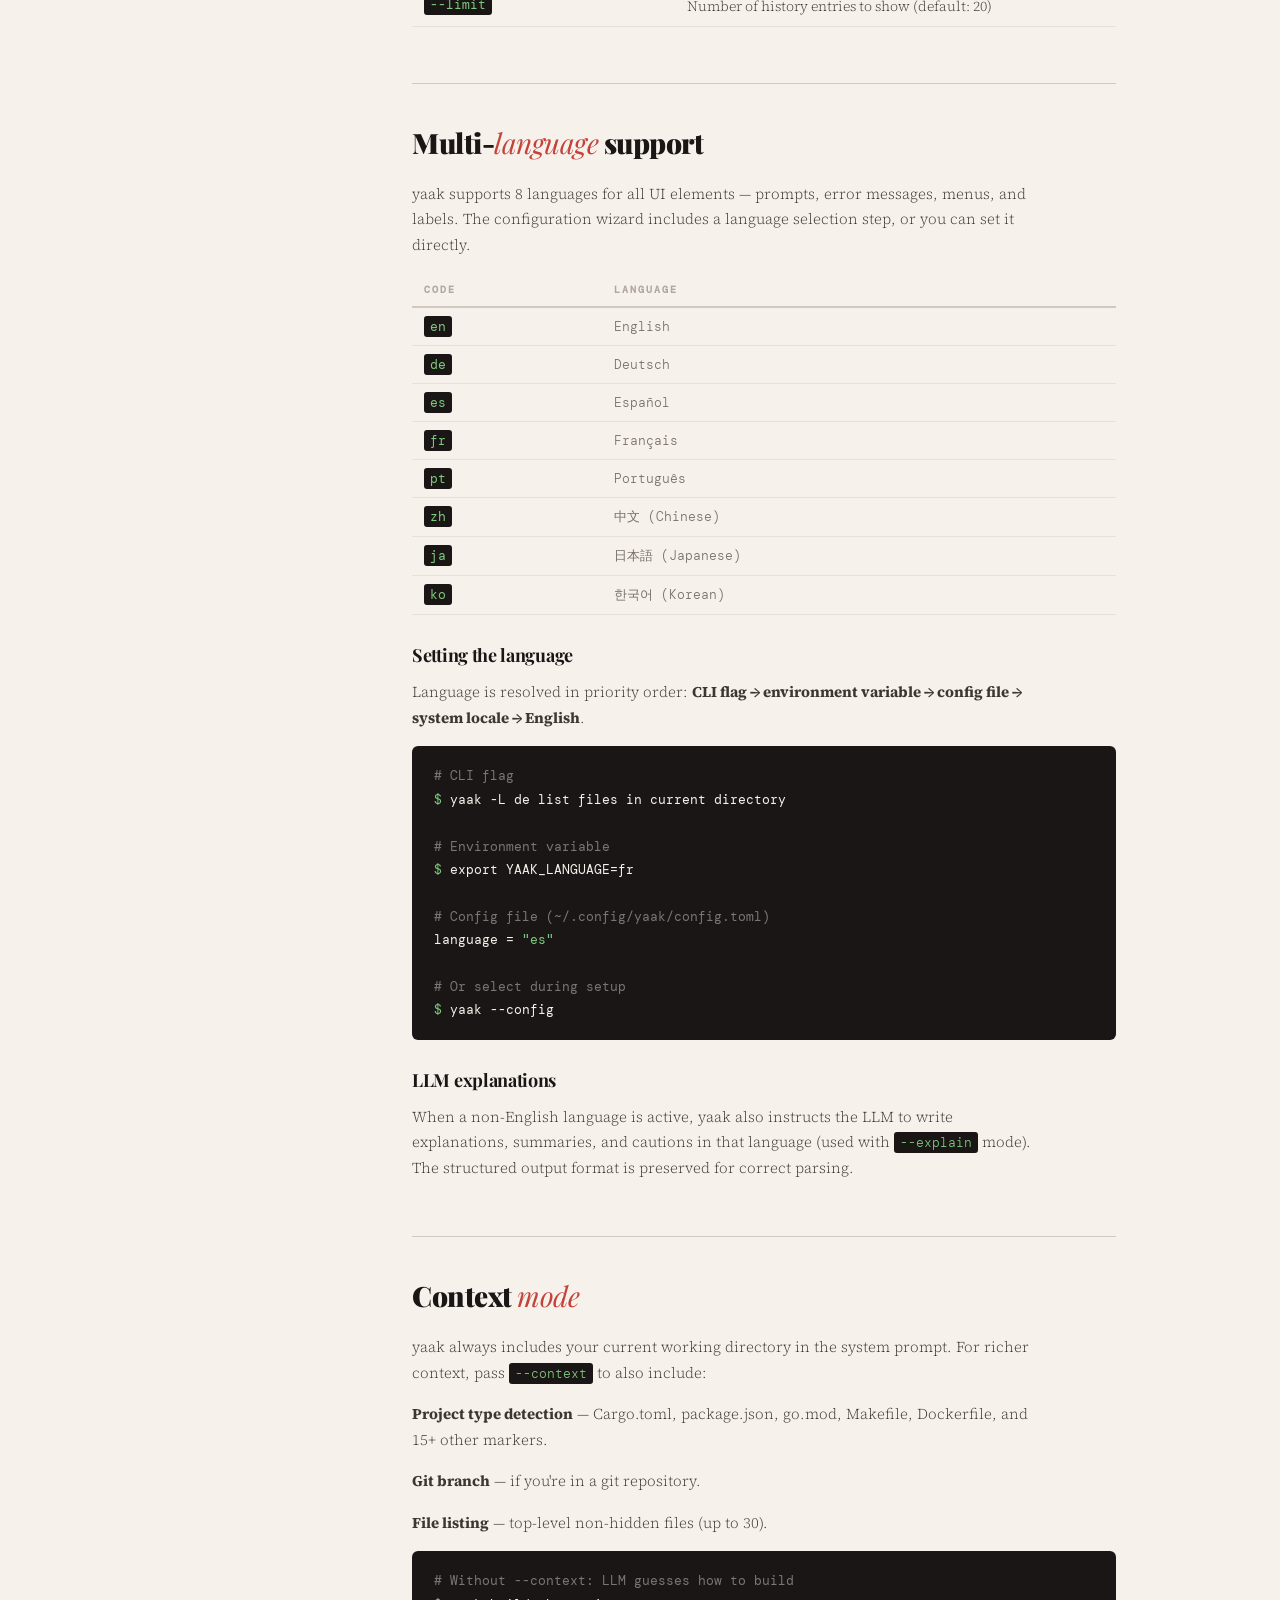
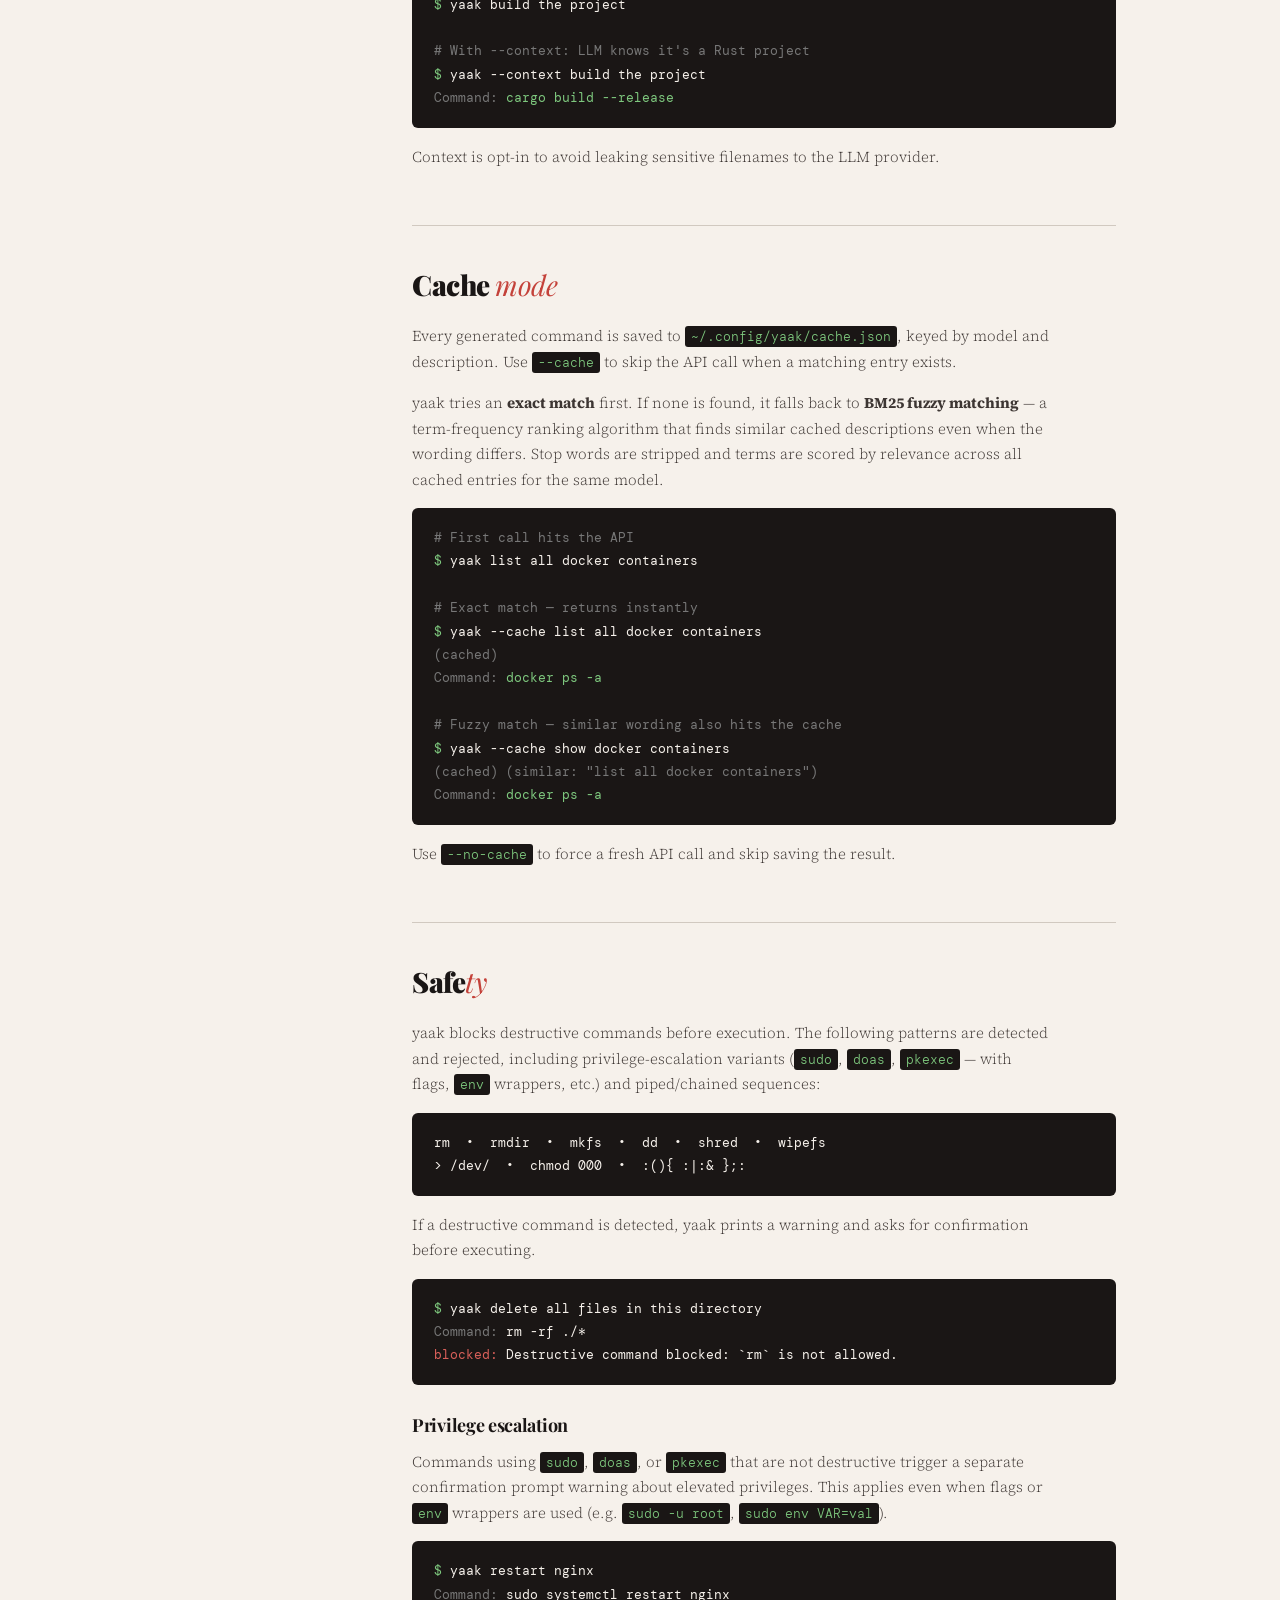
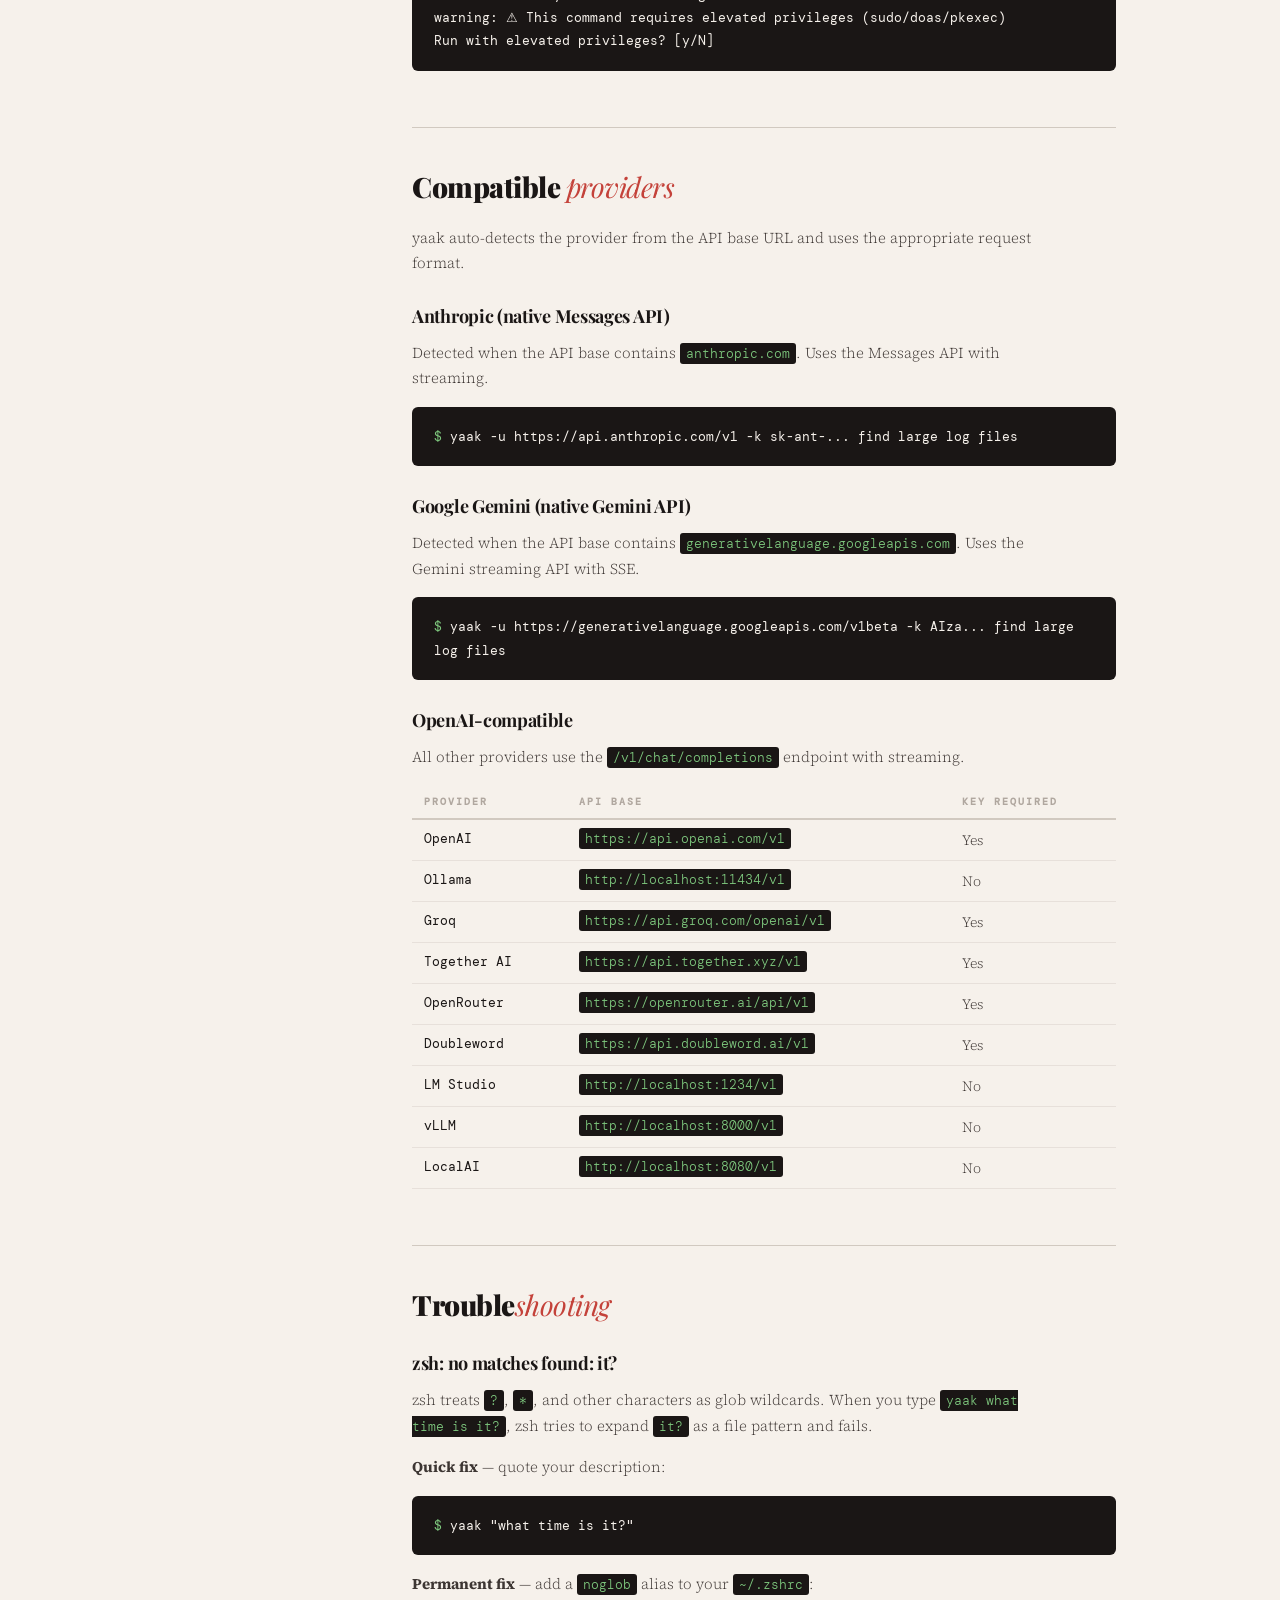
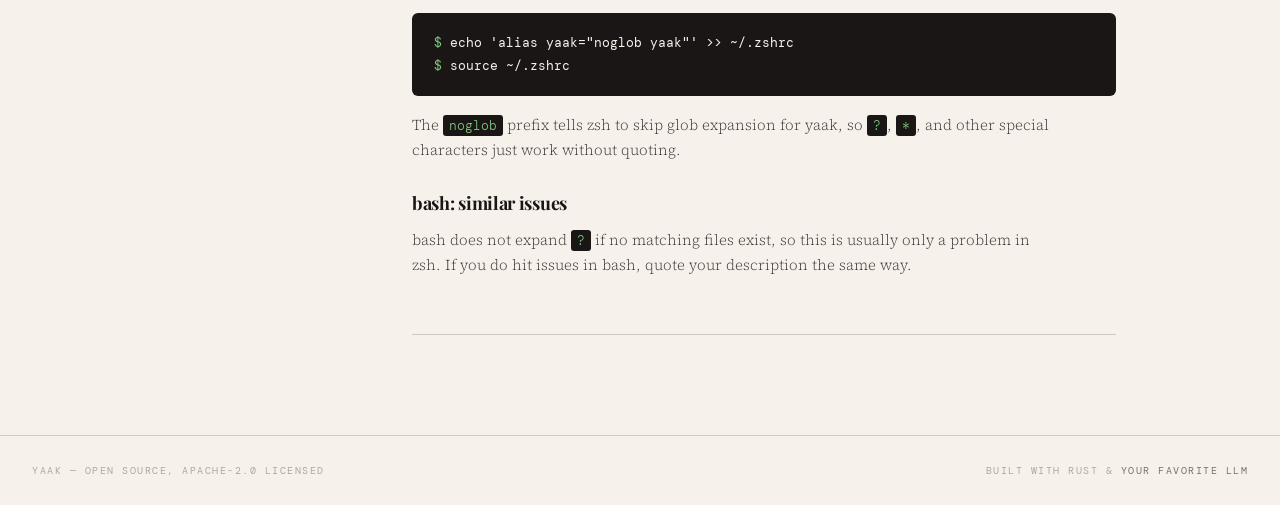
<file: landing/docs.html>
<!DOCTYPE html>
<html lang="en">
<head>
<meta charset="UTF-8">
<meta name="viewport" content="width=device-width, initial-scale=1.0">
<title>yaak &mdash; documentation</title>
<link href="https://fonts.googleapis.com/css2?family=Playfair+Display:ital,wght@0,400;0,700;0,900;1,400;1,700&family=DM+Mono:wght@300;400;500&family=Source+Serif+4:ital,opsz,wght@0,8..60,300;0,8..60,400;0,8..60,600;1,8..60,300;1,8..60,400&display=swap" rel="stylesheet">
<link rel="stylesheet" href="style.css">
<style>
  /* ============ HERO ============ */
  .page-hero {
    padding: 80px 32px 48px;
    border-bottom: 3px double var(--rule);
  }

  .page-hero-inner {
    display: grid;
    grid-template-columns: 1fr auto;
    align-items: end;
    gap: 32px;
  }

  .page-kicker {
    font-family: 'DM Mono', monospace;
    font-size: 11px;
    text-transform: uppercase;
    letter-spacing: 3px;
    color: var(--red);
    margin-bottom: 16px;
    animation: fadeIn 0.5s ease both;
  }

  .page-title {
    font-family: 'Playfair Display', serif;
    font-weight: 900;
    font-size: clamp(40px, 7vw, 72px);
    line-height: 0.95;
    letter-spacing: -2px;
    animation: fadeIn 0.5s ease 0.05s both;
  }
  .page-title em { font-style: italic; font-weight: 400; color: var(--red); }

  .page-meta {
    font-family: 'DM Mono', monospace;
    font-size: 11px;
    color: var(--ink-faint);
    text-align: right;
    letter-spacing: 0.5px;
    line-height: 1.8;
    animation: fadeIn 0.5s ease 0.1s both;
  }

  /* ============ DOCS LAYOUT ============ */
  .docs-layout {
    display: grid;
    grid-template-columns: 200px 1fr;
    gap: 48px;
    padding: 48px 32px 100px;
  }

  .toc {
    position: sticky;
    top: 32px;
    align-self: start;
    animation: fadeIn 0.5s ease 0.15s both;
  }

  .toc-label {
    font-family: 'DM Mono', monospace;
    font-size: 9px;
    text-transform: uppercase;
    letter-spacing: 2.5px;
    color: var(--ink-faint);
    margin-bottom: 16px;
  }

  .toc-list {
    list-style: none;
    display: flex;
    flex-direction: column;
    gap: 0;
  }

  .toc-item a {
    display: block;
    padding: 10px 0;
    border-bottom: 1px solid var(--rule);
    text-decoration: none;
    font-family: 'DM Mono', monospace;
    font-size: 12px;
    color: var(--ink-dim);
    transition: color 0.2s;
  }
  .toc-item a:hover { color: var(--red); }
  .toc-item:first-child a { border-top: 1px solid var(--rule); }

  /* ============ CONTENT ============ */
  .docs-content {
    display: flex;
    flex-direction: column;
    gap: 0;
  }

  .doc-section {
    border-bottom: 1px solid var(--rule);
    padding: 40px 0;
    animation: fadeIn 0.5s ease both;
  }
  .doc-section:first-child { padding-top: 0; }

  .doc-section h2 {
    font-family: 'Playfair Display', serif;
    font-size: 28px;
    font-weight: 900;
    letter-spacing: -0.5px;
    margin-bottom: 20px;
  }
  .doc-section h2 em { font-style: italic; font-weight: 400; color: var(--red); }

  .doc-section h3 {
    font-family: 'Playfair Display', serif;
    font-size: 18px;
    font-weight: 700;
    margin-top: 28px;
    margin-bottom: 12px;
    letter-spacing: -0.3px;
  }

  .doc-section p {
    font-size: 15px;
    line-height: 1.7;
    color: var(--ink-light);
    font-weight: 300;
    max-width: 640px;
    margin-bottom: 16px;
  }

  .doc-section code {
    font-family: 'DM Mono', monospace;
    font-size: 13px;
    background: var(--code-bg);
    color: var(--code-green);
    padding: 2px 6px;
    border-radius: 3px;
  }

  .doc-code {
    font-family: 'DM Mono', monospace;
    font-size: 13px;
    background: var(--code-bg);
    color: var(--code-fg);
    padding: 18px 22px;
    border-radius: 6px;
    line-height: 1.8;
    overflow-x: auto;
    margin-bottom: 16px;
  }
  .doc-code .t-green { color: var(--code-green); }
  .doc-code .t-dim { color: #777; }
  .doc-code .t-amber { color: var(--code-amber); }

  .flag-table {
    width: 100%;
    border-collapse: collapse;
    font-size: 14px;
    margin-bottom: 16px;
  }
  .flag-table th {
    font-family: 'DM Mono', monospace;
    font-size: 10px;
    text-transform: uppercase;
    letter-spacing: 2px;
    color: var(--ink-faint);
    text-align: left;
    padding: 10px 12px;
    border-bottom: 2px solid var(--rule);
  }
  .flag-table td {
    padding: 10px 12px;
    border-bottom: 1px solid rgba(209, 201, 192, 0.4);
    color: var(--ink-light);
    font-weight: 300;
    vertical-align: top;
  }
  .flag-table td:first-child {
    font-family: 'DM Mono', monospace;
    font-size: 13px;
    color: var(--ink);
    font-weight: 400;
    white-space: nowrap;
  }
  .flag-table td:nth-child(2) {
    font-family: 'DM Mono', monospace;
    font-size: 13px;
    color: var(--ink-dim);
  }

  /* Stagger sections */
  .doc-section:nth-child(1) { animation-delay: 0.15s; }
  .doc-section:nth-child(2) { animation-delay: 0.20s; }
  .doc-section:nth-child(3) { animation-delay: 0.25s; }
  .doc-section:nth-child(4) { animation-delay: 0.30s; }
  .doc-section:nth-child(5) { animation-delay: 0.35s; }
  .doc-section:nth-child(6) { animation-delay: 0.40s; }
  .doc-section:nth-child(7) { animation-delay: 0.45s; }
  .doc-section:nth-child(8) { animation-delay: 0.50s; }
  .doc-section:nth-child(9) { animation-delay: 0.55s; }

  /* ============ RESPONSIVE ============ */
  @media (max-width: 768px) {
    .docs-layout {
      grid-template-columns: 1fr;
      gap: 32px;
    }
    .toc { position: static; }
    .page-hero-inner { grid-template-columns: 1fr; }
    .page-meta { text-align: left; }
    .flag-table { font-size: 13px; }
  }
</style>
</head>
<body>

<!-- NAV -->
<nav>
  <a href="index.html" class="nav-brand">yaak</a>
  <button class="hamburger" id="hamburger" aria-label="Open menu" aria-expanded="false">
    <span></span><span></span><span></span>
  </button>
  <div class="nav-right">
    <a href="index.html">Home</a>
    <a href="docs.html" class="active">Docs</a>
    <a href="examples.html">Examples</a>
    <a href="blog.html">Blog</a>
    <a href="changelog.html">Changelog</a>
    <a href="https://github.com/hanneshapke/yaak" class="nav-gh">
      <svg width="14" height="14" fill="currentColor" viewBox="0 0 16 16"><path d="M8 0C3.58 0 0 3.58 0 8c0 3.54 2.29 6.53 5.47 7.59.4.07.55-.17.55-.38 0-.19-.01-.82-.01-1.49-2.01.37-2.53-.49-2.69-.94-.09-.23-.48-.94-.82-1.13-.28-.15-.68-.52-.01-.53.63-.01 1.08.58 1.23.82.72 1.21 1.87.87 2.33.66.07-.52.28-.87.51-1.07-1.78-.2-3.64-.89-3.64-3.95 0-.87.31-1.59.82-2.15-.08-.2-.36-1.02.08-2.12 0 0 .67-.21 2.2.82.64-.18 1.32-.27 2-.27.68 0 1.36.09 2 .27 1.53-1.04 2.2-.82 2.2-.82.44 1.1.16 1.92.08 2.12.51.56.82 1.27.82 2.15 0 3.07-1.87 3.75-3.65 3.95.29.25.54.73.54 1.48 0 1.07-.01 1.93-.01 2.2 0 .21.15.46.55.38A8.01 8.01 0 0016 8c0-4.42-3.58-8-8-8z"/></svg>
      Star on GitHub
    </a>
  </div>
</nav>

<!-- MOBILE MENU OVERLAY -->
<div class="mobile-menu" id="mobileMenu">
  <a href="index.html" class="mobile-menu-link">Home</a>
  <a href="docs.html" class="mobile-menu-link">Docs</a>
  <a href="examples.html" class="mobile-menu-link">Examples</a>
  <a href="blog.html" class="mobile-menu-link">Blog</a>
  <a href="changelog.html" class="mobile-menu-link">Changelog</a>
  <a href="https://github.com/hanneshapke/yaak" class="mobile-menu-link nav-gh">
    <svg width="14" height="14" fill="currentColor" viewBox="0 0 16 16"><path d="M8 0C3.58 0 0 3.58 0 8c0 3.54 2.29 6.53 5.47 7.59.4.07.55-.17.55-.38 0-.19-.01-.82-.01-1.49-2.01.37-2.53-.49-2.69-.94-.09-.23-.48-.94-.82-1.13-.28-.15-.68-.52-.01-.53.63-.01 1.08.58 1.23.82.72 1.21 1.87.87 2.33.66.07-.52.28-.87.51-1.07-1.78-.2-3.64-.89-3.64-3.95 0-.87.31-1.59.82-2.15-.08-.2-.36-1.02.08-2.12 0 0 .67-.21 2.2.82.64-.18 1.32-.27 2-.27.68 0 1.36.09 2 .27 1.53-1.04 2.2-.82 2.2-.82.44 1.1.16 1.92.08 2.12.51.56.82 1.27.82 2.15 0 3.07-1.87 3.75-3.65 3.95.29.25.54.73.54 1.48 0 1.07-.01 1.93-.01 2.2 0 .21.15.46.55.38A8.01 8.01 0 0016 8c0-4.42-3.58-8-8-8z"/></svg>
    Star on GitHub
  </a>
</div>

<!-- PAGE HERO -->
<section class="page-hero">
  <div class="container">
    <div class="page-hero-inner">
      <div>
        <div class="page-kicker">Reference</div>
        <h1 class="page-title">Docu<em>mentation</em></h1>
      </div>
      <div class="page-meta">
        CLI version: {{CLI_VERSION}}<br>
        License: Apache-2.0<br>
        <a href="examples.html" style="color:var(--red);text-decoration:none">See examples &rarr;</a>
      </div>
    </div>
  </div>
</section>

<!-- CONTENT -->
<div class="container">
  <div class="docs-layout">

    <!-- TOC -->
    <aside class="toc">
      <div class="toc-label">Sections</div>
      <ul class="toc-list">
        <li class="toc-item"><a href="#install">Installation</a></li>
        <li class="toc-item"><a href="#config">Configuration</a></li>
        <li class="toc-item"><a href="#usage">Usage</a></li>
        <li class="toc-item"><a href="#flags">All flags</a></li>
        <li class="toc-item"><a href="#language">Language</a></li>
        <li class="toc-item"><a href="#context">Context mode</a></li>
        <li class="toc-item"><a href="#cache">Cache mode</a></li>
        <li class="toc-item"><a href="#safety">Safety</a></li>
        <li class="toc-item"><a href="#providers">Providers</a></li>
        <li class="toc-item"><a href="#troubleshooting">Troubleshooting</a></li>
      </ul>
    </aside>

    <!-- DOCS -->
    <main class="docs-content">

      <!-- INSTALL -->
      <section class="doc-section" id="install">
        <h2>Install<em>ation</em></h2>
        <h3>Quick install (macOS / Linux)</h3>
        <div class="doc-code">
          <span class="t-green">$</span> curl -fsSL https://getyaak.ai/install.sh | bash
        </div>
        <p>Downloads the latest release binary, verifies the SHA256 checksum, and installs to <code>~/.local/bin</code>.</p>
        <p>Pin a specific version or change the install directory:</p>
        <div class="doc-code">
          <span class="t-green">$</span> YAAK_VERSION=v0.0.8 curl -fsSL https://getyaak.ai/install.sh | bash<br>
          <span class="t-green">$</span> YAAK_INSTALL_DIR=/usr/local/bin curl -fsSL https://getyaak.ai/install.sh | bash
        </div>
        <h3>Homebrew (macOS / Linux)</h3>
        <div class="doc-code">
          <span class="t-green">$</span> brew install hanneshapke/yaak/yaak
        </div>
        <h3>Arch Linux (AUR)</h3>
        <p>Two packages are available on the AUR: <code>getyaak</code> builds from source and <code>getyaak-bin</code> installs the upstream prebuilt binary.</p>
        <div class="doc-code">
          <span class="t-green">$</span> yay -S getyaak<br>
          <span class="t-green">$</span> yay -S getyaak-bin
        </div>
        <h3>Nix / NixOS</h3>
        <p>yaak ships a flake under <code>packaging/nix</code>. On any flake-enabled system:</p>
        <div class="doc-code">
          <span class="t-green">$</span> nix profile install github:hanneshapke/yaak<br>
          <span class="t-green">$</span> nix run github:hanneshapke/yaak -- --help
        </div>
        <h3>Debian / Ubuntu (.deb)</h3>
        <p>A <code>.deb</code> package is attached to each <a href="https://github.com/hanneshapke/yaak/releases">GitHub release</a>. Download and install directly:</p>
        <div class="doc-code">
          <span class="t-green">$</span> curl -LO https://github.com/hanneshapke/yaak/releases/latest/download/yaak_0.1.3_amd64.deb<br>
          <span class="t-green">$</span> sudo dpkg -i yaak_0.1.3_amd64.deb
        </div>
        <p>Includes bash, zsh and fish shell completions.</p>
        <h3>Scoop (Windows)</h3>
        <div class="doc-code">
          <span class="t-green">$</span> scoop bucket add yaak https://github.com/hanneshapke/scoop-yaak<br>
          <span class="t-green">$</span> scoop install yaak
        </div>
        <h3>Cargo</h3>
        <div class="doc-code">
          <span class="t-green">$</span> cargo install yaak
        </div>
        <p>Prebuilt binaries and <code>.deb</code> packages are also available on the <a href="https://github.com/hanneshapke/yaak/releases">GitHub Releases</a> page for Linux (x86_64), macOS (x86_64, aarch64), and Windows (x86_64).</p>
      </section>

      <!-- CONFIG -->
      <section class="doc-section" id="config">
        <h2>Config<em>uration</em></h2>
        <p>yaak resolves settings in this priority order: <strong>CLI flags &rarr; environment variables &rarr; config file &rarr; defaults</strong>.</p>

        <h3>Interactive wizard</h3>
        <p>The fastest way to get started. Run <code>yaak --config</code> to pick a language, provider, model, and enter your API key.</p>
        <div class="doc-code">
          <span class="t-green">$</span> yaak --config
        </div>

        <h3>Config file</h3>
        <p>Stored at <code>~/.config/yaak/config.toml</code>. On macOS, <code>~/Library/Application Support/yaak/config.toml</code> is also checked.</p>
        <div class="doc-code">
          <span class="t-dim"># ~/.config/yaak/config.toml</span><br>
          api_base = <span class="t-green">"https://api.openai.com/v1"</span><br>
          api_key = <span class="t-green">"sk-..."</span><br>
          model = <span class="t-green">"gpt-4o-mini"</span><br>
          language = <span class="t-green">"en"</span> <span class="t-dim"># en, de, es, fr, pt, zh, ja, ko</span>
        </div>

        <h3>Environment variables</h3>
        <div class="doc-code">
          <span class="t-green">$</span> export YAAK_API_BASE="https://api.openai.com/v1"<br>
          <span class="t-green">$</span> export YAAK_API_KEY="sk-..."<br>
          <span class="t-green">$</span> export YAAK_MODEL="gpt-4o-mini"<br>
          <span class="t-green">$</span> export YAAK_LANGUAGE="en" <span class="t-dim"># optional: en, de, es, fr, pt, zh, ja, ko</span>
        </div>
      </section>

      <!-- USAGE -->
      <section class="doc-section" id="usage">
        <h2>Us<em>age</em></h2>
        <p>Describe what you want in plain English. yaak sends it to your LLM, shows you the generated command, and lets you execute, copy, or abort.</p>
        <div class="doc-code">
          <span class="t-green">$</span> yaak find all rust files modified this week<br>
          <span class="t-dim">Thinking ....</span><br>
          <span class="t-dim">  Command:</span> <span class="t-green">find . -name "*.rs" -mtime -7</span><br>
          <span class="t-amber">? What next?:</span> Execute / Refine / Copy / Abort
        </div>

        <h3>Reverse / Explain mode</h3>
        <p>Pass <code>--reverse</code> or <code>--explain</code> to get a detailed, token-by-token breakdown of any command.</p>
        <div class="doc-code">
          <span class="t-green">$</span> yaak --explain 'find . -name "*.log" -mtime +30 -delete'
        </div>

        <h3>Copy to clipboard</h3>
        <p>Use <code>--copy</code> to send the generated command straight to your clipboard without executing.</p>
        <div class="doc-code">
          <span class="t-green">$</span> yaak --copy compress all png files in this directory
        </div>

        <h3>Command history</h3>
        <p>yaak saves every generated command. Browse, search, or re-run from history.</p>
        <div class="doc-code">
          <span class="t-green">$</span> yaak --history <span class="t-dim"># show recent commands</span><br>
          <span class="t-green">$</span> yaak --last <span class="t-dim"># re-execute the last command</span><br>
          <span class="t-green">$</span> yaak --search "docker" <span class="t-dim"># search by keyword</span>
        </div>

        <h3>Shell completions</h3>
        <div class="doc-code">
          <span class="t-green">$</span> yaak --completions bash > ~/.bash_completion.d/yaak<br>
          <span class="t-green">$</span> yaak --completions zsh > ~/.zfunc/_yaak<br>
          <span class="t-green">$</span> yaak --completions fish > ~/.config/fish/completions/yaak.fish
        </div>
      </section>

      <!-- FLAGS -->
      <section class="doc-section" id="flags">
        <h2>All <em>flags</em></h2>
        <table class="flag-table">
          <thead>
            <tr><th>Flag</th><th>Short</th><th>Description</th></tr>
          </thead>
          <tbody>
            <tr><td><code>--config</code></td><td><code>-c</code></td><td>Interactive configuration wizard</td></tr>
            <tr><td><code>--api-base</code></td><td><code>-u</code></td><td>API base URL</td></tr>
            <tr><td><code>--api-key</code></td><td><code>-k</code></td><td>API key</td></tr>
            <tr><td><code>--model</code></td><td><code>-m</code></td><td>Model name</td></tr>
            <tr><td><code>--yes</code></td><td><code>-y</code></td><td>Skip confirmation prompt</td></tr>
            <tr><td><code>--reverse</code></td><td><code>-r</code></td><td>Explain a command instead of generating</td></tr>
            <tr><td><code>--explain</code></td><td><code>-e</code></td><td>Alias for --reverse</td></tr>
            <tr><td><code>--copy</code></td><td><code>-C</code></td><td>Copy generated command to clipboard</td></tr>
            <tr><td><code>--context</code></td><td></td><td>Include project type and file listing in prompt</td></tr>
            <tr><td><code>--cache</code></td><td></td><td>Reuse cached result (exact or BM25 fuzzy match)</td></tr>
            <tr><td><code>--no-cache</code></td><td></td><td>Force fresh API call, ignore cache</td></tr>
            <tr><td><code>--history</code></td><td><code>-H</code></td><td>Show recent command history</td></tr>
            <tr><td><code>--last</code></td><td><code>-l</code></td><td>Re-execute the most recent command</td></tr>
            <tr><td><code>--search</code></td><td><code>-s</code></td><td>Search command history by keyword</td></tr>
            <tr><td><code>--language</code></td><td><code>-L</code></td><td>UI language: en, de, es, fr, pt, zh, ja, ko</td></tr>
            <tr><td><code>--version</code></td><td><code>-v</code></td><td>Print version number</td></tr>
            <tr><td><code>--update</code></td><td><code>-U</code></td><td>Update yaak to the latest version</td></tr>
            <tr><td><code>--feedback</code></td><td></td><td>Open the feedback page in your browser</td></tr>
            <tr><td><code>--completions</code></td><td></td><td>Generate shell completions (bash/zsh/fish)</td></tr>
            <tr><td><code>--limit</code></td><td></td><td>Number of history entries to show (default: 20)</td></tr>
          </tbody>
        </table>
      </section>

      <!-- LANGUAGE -->
      <section class="doc-section" id="language">
        <h2>Multi-<em>language</em> support</h2>
        <p>yaak supports 8 languages for all UI elements &mdash; prompts, error messages, menus, and labels. The configuration wizard includes a language selection step, or you can set it directly.</p>

        <table class="flag-table">
          <thead>
            <tr><th>Code</th><th>Language</th></tr>
          </thead>
          <tbody>
            <tr><td><code>en</code></td><td>English</td></tr>
            <tr><td><code>de</code></td><td>Deutsch</td></tr>
            <tr><td><code>es</code></td><td>Espa&ntilde;ol</td></tr>
            <tr><td><code>fr</code></td><td>Fran&ccedil;ais</td></tr>
            <tr><td><code>pt</code></td><td>Portugu&ecirc;s</td></tr>
            <tr><td><code>zh</code></td><td>&#20013;&#25991; (Chinese)</td></tr>
            <tr><td><code>ja</code></td><td>&#26085;&#26412;&#35486; (Japanese)</td></tr>
            <tr><td><code>ko</code></td><td>&#54620;&#44397;&#50612; (Korean)</td></tr>
          </tbody>
        </table>

        <h3>Setting the language</h3>
        <p>Language is resolved in priority order: <strong>CLI flag &rarr; environment variable &rarr; config file &rarr; system locale &rarr; English</strong>.</p>
        <div class="doc-code">
          <span class="t-dim"># CLI flag</span><br>
          <span class="t-green">$</span> yaak -L de list files in current directory<br><br>
          <span class="t-dim"># Environment variable</span><br>
          <span class="t-green">$</span> export YAAK_LANGUAGE=fr<br><br>
          <span class="t-dim"># Config file (~/.config/yaak/config.toml)</span><br>
          language = <span class="t-green">"es"</span><br><br>
          <span class="t-dim"># Or select during setup</span><br>
          <span class="t-green">$</span> yaak --config
        </div>

        <h3>LLM explanations</h3>
        <p>When a non-English language is active, yaak also instructs the LLM to write explanations, summaries, and cautions in that language (used with <code>--explain</code> mode). The structured output format is preserved for correct parsing.</p>
      </section>

      <!-- CONTEXT -->
      <section class="doc-section" id="context">
        <h2>Context <em>mode</em></h2>
        <p>yaak always includes your current working directory in the system prompt. For richer context, pass <code>--context</code> to also include:</p>
        <p><strong>Project type detection</strong> &mdash; Cargo.toml, package.json, go.mod, Makefile, Dockerfile, and 15+ other markers.</p>
        <p><strong>Git branch</strong> &mdash; if you're in a git repository.</p>
        <p><strong>File listing</strong> &mdash; top-level non-hidden files (up to 30).</p>
        <div class="doc-code">
          <span class="t-dim"># Without --context: LLM guesses how to build</span><br>
          <span class="t-green">$</span> yaak build the project<br><br>
          <span class="t-dim"># With --context: LLM knows it's a Rust project</span><br>
          <span class="t-green">$</span> yaak --context build the project<br>
          <span class="t-dim">  Command:</span> <span class="t-green">cargo build --release</span>
        </div>
        <p>Context is opt-in to avoid leaking sensitive filenames to the LLM provider.</p>
      </section>

      <!-- CACHE -->
      <section class="doc-section" id="cache">
        <h2>Cache <em>mode</em></h2>
        <p>Every generated command is saved to <code>~/.config/yaak/cache.json</code>, keyed by model and description. Use <code>--cache</code> to skip the API call when a matching entry exists.</p>
        <p>yaak tries an <strong>exact match</strong> first. If none is found, it falls back to <strong>BM25 fuzzy matching</strong> — a term-frequency ranking algorithm that finds similar cached descriptions even when the wording differs. Stop words are stripped and terms are scored by relevance across all cached entries for the same model.</p>
        <div class="doc-code">
          <span class="t-dim"># First call hits the API</span><br>
          <span class="t-green">$</span> yaak list all docker containers<br><br>
          <span class="t-dim"># Exact match — returns instantly</span><br>
          <span class="t-green">$</span> yaak --cache list all docker containers<br>
          <span class="t-dim">(cached)</span><br>
          <span class="t-dim">  Command:</span> <span class="t-green">docker ps -a</span><br><br>
          <span class="t-dim"># Fuzzy match — similar wording also hits the cache</span><br>
          <span class="t-green">$</span> yaak --cache show docker containers<br>
          <span class="t-dim">(cached) (similar: "list all docker containers")</span><br>
          <span class="t-dim">  Command:</span> <span class="t-green">docker ps -a</span>
        </div>
        <p>Use <code>--no-cache</code> to force a fresh API call and skip saving the result.</p>
      </section>

      <!-- SAFETY -->
      <section class="doc-section" id="safety">
        <h2>Safe<em>ty</em></h2>
        <p>yaak blocks destructive commands before execution. The following patterns are detected and rejected, including privilege-escalation variants (<code>sudo</code>, <code>doas</code>, <code>pkexec</code> — with flags, <code>env</code> wrappers, etc.) and piped/chained sequences:</p>
        <div class="doc-code">
          rm &nbsp;&bull;&nbsp; rmdir &nbsp;&bull;&nbsp; mkfs &nbsp;&bull;&nbsp; dd &nbsp;&bull;&nbsp; shred &nbsp;&bull;&nbsp; wipefs<br>
          > /dev/ &nbsp;&bull;&nbsp; chmod 000 &nbsp;&bull;&nbsp; :(){ :|:& };:
        </div>
        <p>If a destructive command is detected, yaak prints a warning and asks for confirmation before executing.</p>
        <div class="doc-code">
          <span class="t-green">$</span> yaak delete all files in this directory<br>
          <span class="t-dim">  Command:</span> rm -rf ./*<br>
          <span style="color: var(--red-light);">blocked:</span> Destructive command blocked: `rm` is not allowed.
        </div>
        <h3>Privilege escalation</h3>
        <p>Commands using <code>sudo</code>, <code>doas</code>, or <code>pkexec</code> that are not destructive trigger a separate confirmation prompt warning about elevated privileges. This applies even when flags or <code>env</code> wrappers are used (e.g. <code>sudo -u root</code>, <code>sudo env VAR=val</code>).</p>
        <div class="doc-code">
          <span class="t-green">$</span> yaak restart nginx<br>
          <span class="t-dim">  Command:</span> sudo systemctl restart nginx<br>
          <span style="color: var(--yellow);">warning:</span> ⚠ This command requires elevated privileges (sudo/doas/pkexec)<br>
          Run with elevated privileges? [y/N]
        </div>
      </section>

      <!-- PROVIDERS -->
      <section class="doc-section" id="providers">
        <h2>Compatible <em>providers</em></h2>
        <p>yaak auto-detects the provider from the API base URL and uses the appropriate request format.</p>

        <h3>Anthropic (native Messages API)</h3>
        <p>Detected when the API base contains <code>anthropic.com</code>. Uses the Messages API with streaming.</p>
        <div class="doc-code">
          <span class="t-green">$</span> yaak -u https://api.anthropic.com/v1 -k sk-ant-... find large log files
        </div>

        <h3>Google Gemini (native Gemini API)</h3>
        <p>Detected when the API base contains <code>generativelanguage.googleapis.com</code>. Uses the Gemini streaming API with SSE.</p>
        <div class="doc-code">
          <span class="t-green">$</span> yaak -u https://generativelanguage.googleapis.com/v1beta -k AIza... find large log files
        </div>

        <h3>OpenAI-compatible</h3>
        <p>All other providers use the <code>/v1/chat/completions</code> endpoint with streaming.</p>
        <table class="flag-table">
          <thead>
            <tr><th>Provider</th><th>API base</th><th>Key required</th></tr>
          </thead>
          <tbody>
            <tr><td>OpenAI</td><td><code>https://api.openai.com/v1</code></td><td>Yes</td></tr>
            <tr><td>Ollama</td><td><code>http://localhost:11434/v1</code></td><td>No</td></tr>
            <tr><td>Groq</td><td><code>https://api.groq.com/openai/v1</code></td><td>Yes</td></tr>
            <tr><td>Together AI</td><td><code>https://api.together.xyz/v1</code></td><td>Yes</td></tr>
            <tr><td>OpenRouter</td><td><code>https://openrouter.ai/api/v1</code></td><td>Yes</td></tr>
            <tr><td>Doubleword</td><td><code>https://api.doubleword.ai/v1</code></td><td>Yes</td></tr>
            <tr><td>LM Studio</td><td><code>http://localhost:1234/v1</code></td><td>No</td></tr>
            <tr><td>vLLM</td><td><code>http://localhost:8000/v1</code></td><td>No</td></tr>
            <tr><td>LocalAI</td><td><code>http://localhost:8080/v1</code></td><td>No</td></tr>
          </tbody>
        </table>
      </section>

      <!-- TROUBLESHOOTING -->
      <section class="doc-section" id="troubleshooting">
        <h2>Trouble<em>shooting</em></h2>

        <h3>zsh: no matches found: it?</h3>
        <p>zsh treats <code>?</code>, <code>*</code>, and other characters as glob wildcards. When you type <code>yaak what time is it?</code>, zsh tries to expand <code>it?</code> as a file pattern and fails.</p>
        <p><strong>Quick fix</strong> — quote your description:</p>
        <div class="doc-code">
          <span class="t-green">$</span> yaak "what time is it?"
        </div>
        <p><strong>Permanent fix</strong> — add a <code>noglob</code> alias to your <code>~/.zshrc</code>:</p>
        <div class="doc-code">
          <span class="t-green">$</span> echo 'alias yaak="noglob yaak"' >> ~/.zshrc<br>
          <span class="t-green">$</span> source ~/.zshrc
        </div>
        <p>The <code>noglob</code> prefix tells zsh to skip glob expansion for yaak, so <code>?</code>, <code>*</code>, and other special characters just work without quoting.</p>

        <h3>bash: similar issues</h3>
        <p>bash does not expand <code>?</code> if no matching files exist, so this is usually only a problem in zsh. If you do hit issues in bash, quote your description the same way.</p>
      </section>

    </main>
  </div>
</div>

<!-- FOOTER -->
<footer>
  <span>yaak &mdash; open source, Apache-2.0 licensed</span>
  <span>Built with Rust &amp; <a href="#">your favorite LLM</a></span>
</footer>

<script>
// Hamburger menu toggle
const hamburger = document.getElementById('hamburger');
const mobileMenu = document.getElementById('mobileMenu');

hamburger.addEventListener('click', () => {
  const isOpen = mobileMenu.classList.toggle('open');
  hamburger.classList.toggle('active');
  hamburger.setAttribute('aria-expanded', isOpen);
  document.body.style.overflow = isOpen ? 'hidden' : '';
});

mobileMenu.querySelectorAll('.mobile-menu-link').forEach(link => {
  link.addEventListener('click', () => {
    mobileMenu.classList.remove('open');
    hamburger.classList.remove('active');
    hamburger.setAttribute('aria-expanded', 'false');
    document.body.style.overflow = '';
  });
});
</script>

</body>
</html>
</file>
<file: landing/style.css>
/* ============ VARIABLES ============ */
:root {
  --paper: #f6f1eb;
  --paper-dark: #ede6dc;
  --ink: #1a1615;
  --ink-light: #3d3633;
  --ink-dim: #7a706a;
  --ink-faint: #b0a79f;
  --red: #c4423a;
  --red-light: #d9605a;
  --cream: #faf7f3;
  --rule: #d1c9c0;
  --rule-dark: #a89e95;
  --code-bg: #1a1615;
  --code-fg: #f6f1eb;
  --code-green: #7ec87e;
  --code-amber: #e0b44a;
}

/* ============ RESET ============ */
* { margin: 0; padding: 0; box-sizing: border-box; min-width: 0; }
html { scroll-behavior: smooth; }

body {
  font-family: 'Source Serif 4', Georgia, serif;
  background: var(--paper);
  color: var(--ink);
  -webkit-font-smoothing: antialiased;
  overflow-x: hidden;
}

/* Paper texture */
body::before {
  content: '';
  position: fixed;
  inset: 0;
  opacity: 0.3;
  background-image: url("data:image/svg+xml,%3Csvg viewBox='0 0 512 512' xmlns='http://www.w3.org/2000/svg'%3E%3Cfilter id='n'%3E%3CfeTurbulence type='fractalNoise' baseFrequency='0.65' numOctaves='5' stitchTiles='stitch'/%3E%3C/filter%3E%3Crect width='100%25' height='100%25' filter='url(%23n)' opacity='0.08'/%3E%3C/svg%3E");
  pointer-events: none;
  z-index: 9999;
}

::selection { background: var(--red); color: white; }

.container {
  max-width: 1080px;
  margin: 0 auto;
  padding: 0 32px;
}

/* ============ NAV ============ */
nav {
  padding: 20px 32px;
  display: flex;
  justify-content: space-between;
  align-items: center;
  border-bottom: 1px solid var(--rule);
}

.nav-brand {
  font-family: 'DM Mono', monospace;
  font-size: 20px;
  font-weight: 500;
  text-decoration: none;
  color: var(--ink);
  letter-spacing: -0.5px;
}

.nav-right {
  display: flex;
  align-items: center;
  gap: 32px;
}

.nav-right a {
  font-family: 'DM Mono', monospace;
  font-size: 12px;
  color: var(--ink-dim);
  text-decoration: none;
  text-transform: uppercase;
  letter-spacing: 1.5px;
  transition: color 0.2s;
}
.nav-right a:hover { color: var(--red); }
.nav-right a.active { color: var(--red); }

.nav-gh {
  display: inline-flex;
  align-items: center;
  gap: 6px;
  padding: 8px 16px;
  background: var(--ink);
  color: var(--paper) !important;
  border-radius: 4px;
  font-size: 11px !important;
  letter-spacing: 1px !important;
  transition: background 0.2s !important;
}
.nav-gh:hover { background: var(--red) !important; color: white !important; }

/* ============ HAMBURGER BUTTON ============ */
.hamburger {
  display: none;
  flex-direction: column;
  justify-content: center;
  gap: 5px;
  width: 32px;
  height: 32px;
  background: none;
  border: none;
  cursor: pointer;
  padding: 4px;
  z-index: 1001;
  order: 2;
  margin-left: auto;
}
.hamburger span {
  display: block;
  width: 100%;
  height: 2px;
  background: var(--ink);
  border-radius: 1px;
  transition: transform 0.3s ease, opacity 0.3s ease;
}
.hamburger.active span:nth-child(1) {
  transform: translateY(7px) rotate(45deg);
}
.hamburger.active span:nth-child(2) {
  opacity: 0;
}
.hamburger.active span:nth-child(3) {
  transform: translateY(-7px) rotate(-45deg);
}

/* ============ MOBILE MENU OVERLAY ============ */
.mobile-menu {
  display: none;
  flex-direction: column;
  align-items: center;
  gap: 0;
  position: fixed;
  top: 0;
  left: 0;
  right: 0;
  bottom: 0;
  background: var(--paper);
  z-index: 1000;
  padding: 80px 32px 32px;
  overflow-y: auto;
}
.mobile-menu.open {
  display: flex;
}
.mobile-menu-link {
  font-family: 'DM Mono', monospace;
  font-size: 14px;
  color: var(--ink-dim);
  text-decoration: none;
  text-transform: uppercase;
  letter-spacing: 1.5px;
  padding: 16px 0;
  border-bottom: 1px solid var(--rule);
  width: 100%;
  text-align: center;
  transition: color 0.2s;
}
.mobile-menu-link:hover { color: var(--red); }
.mobile-menu-link.nav-gh {
  display: inline-flex;
  justify-content: center;
  align-items: center;
  gap: 6px;
  margin-top: 24px;
  padding: 12px 24px;
  background: var(--ink);
  color: var(--paper);
  border-radius: 4px;
  border-bottom: none;
  width: auto;
  font-size: 11px;
}
.mobile-menu-link.nav-gh:hover { background: var(--red); color: white; }

/* ============ FOOTER ============ */
footer {
  padding: 28px 32px;
  border-top: 1px solid var(--rule);
  display: flex;
  justify-content: space-between;
  align-items: center;
  font-family: 'DM Mono', monospace;
  font-size: 10px;
  text-transform: uppercase;
  letter-spacing: 1.5px;
  color: var(--ink-faint);
}
footer a { color: var(--ink-dim); text-decoration: none; }
footer a:hover { color: var(--red); }

/* ============ ANIMATIONS ============ */
@keyframes fadeIn {
  from { opacity: 0; transform: translateY(16px); }
  to   { opacity: 1; transform: translateY(0); }
}

/* ============ RESPONSIVE (shared) ============ */
@media (max-width: 768px) {
  nav { flex-wrap: wrap; gap: 12px; padding: 16px; }
  .nav-right { display: none; }
  .hamburger { display: flex; }
  footer { flex-direction: column; gap: 8px; text-align: center; padding: 20px 16px; }
}
</file>
